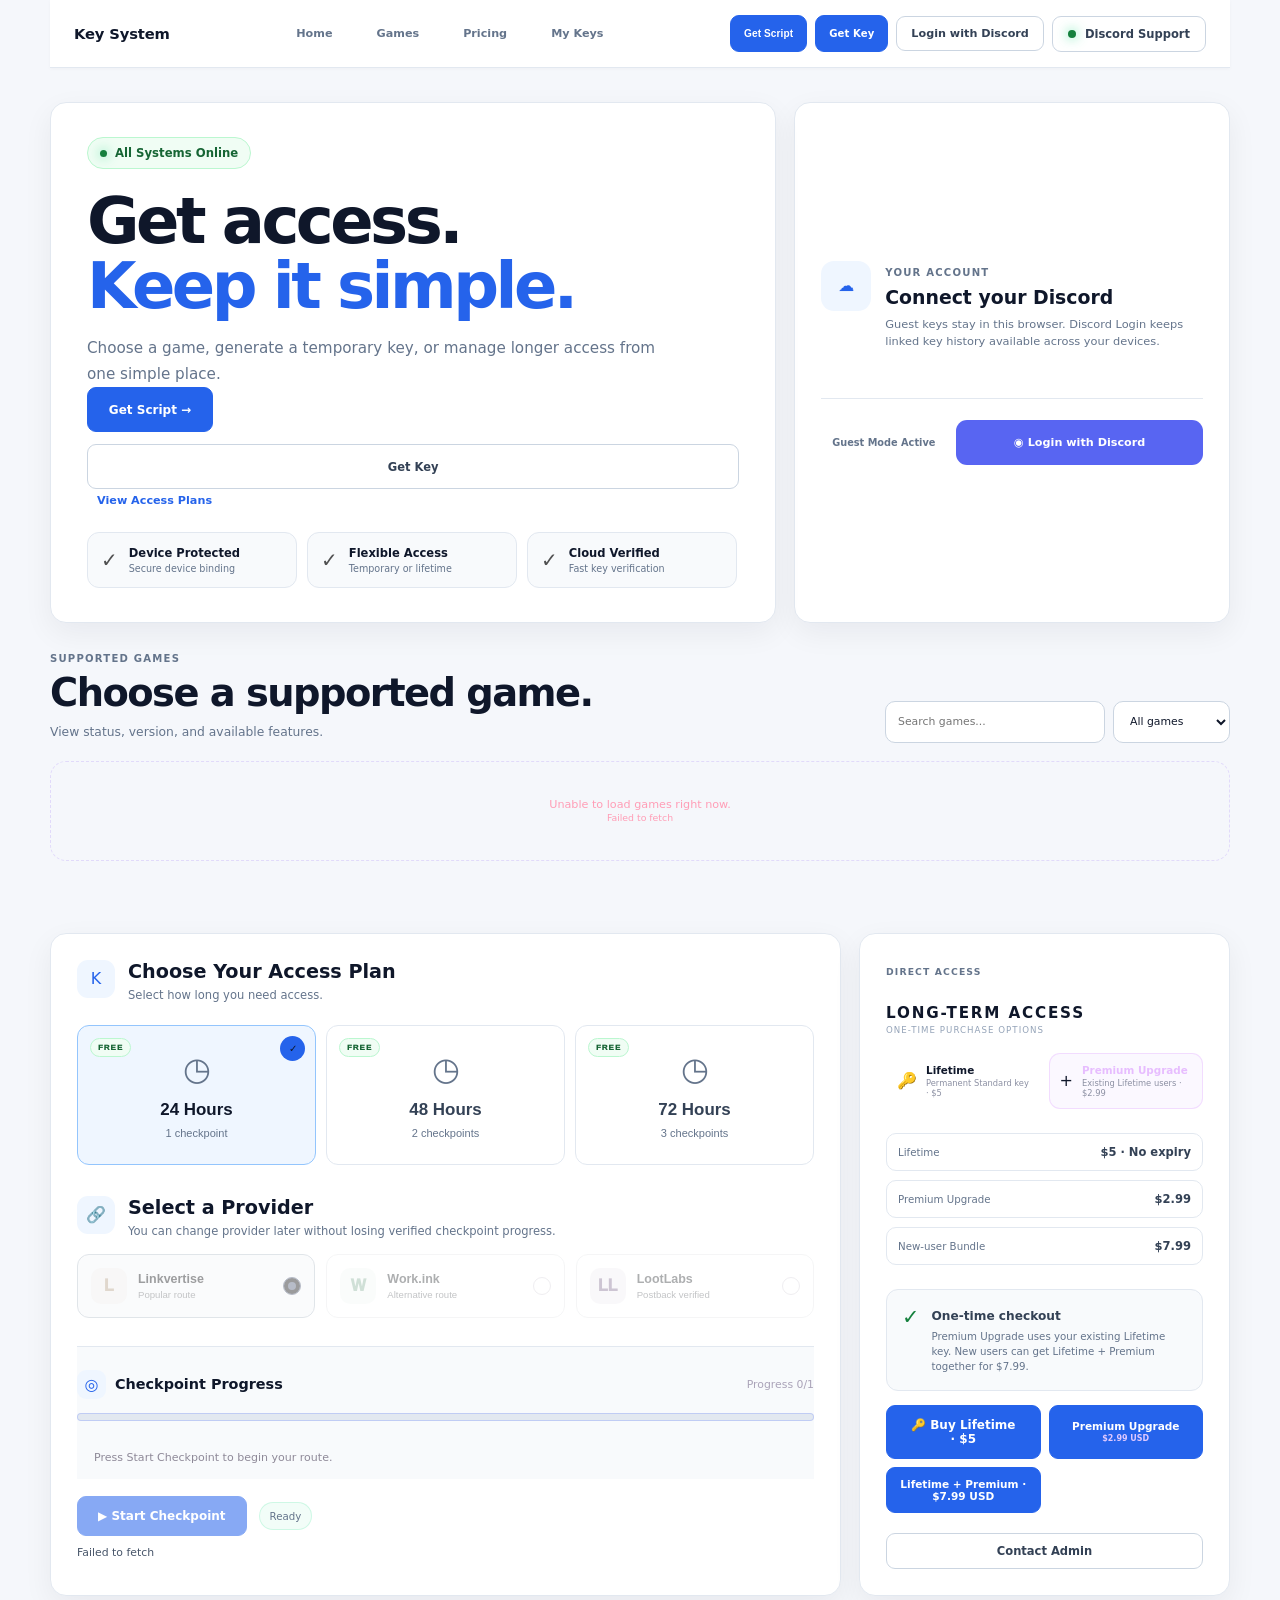
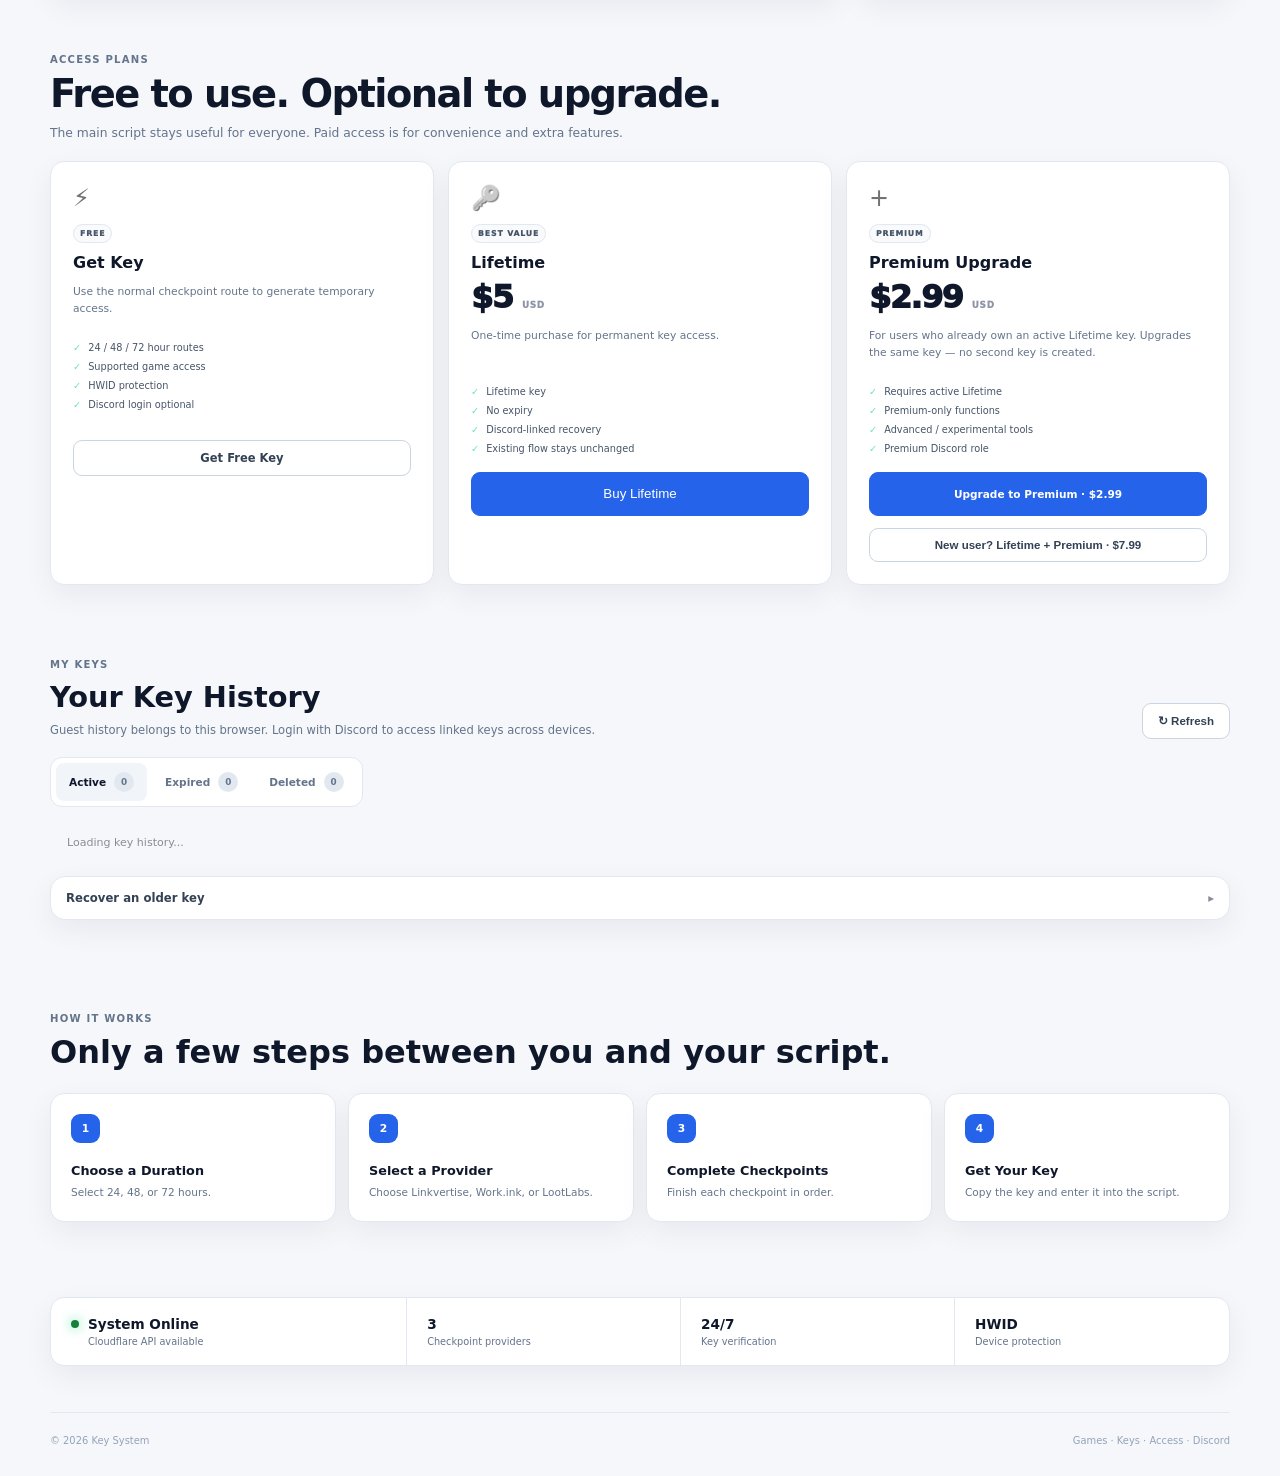
<file: index.html>
<!doctype html>
<html lang="en">
<head>
  <meta charset="utf-8">
  <meta name="viewport" content="width=device-width,initial-scale=1">
  <meta name="theme-color" content="#f5f7fb">
  <meta name="description" content="Simple key access portal with checkpoint providers, account linking, and access plans.">
  <title>Key System</title>
  <link rel="stylesheet" href="styles.css?v=3.14.0">
  <link rel="stylesheet" href="discord-login.css?v=3.13.1">
  <link rel="stylesheet" href="purple-dashboard.css?v=3.17.0">
  <link rel="stylesheet" href="game-premium.css?v=3.24.0">
  <link rel="stylesheet" href="clean-ui.css?v=1.0.0">
</head>
<body>
  <div class="page-glow glow-a"></div>
  <div class="page-glow glow-b"></div>
  <div class="grid-overlay"></div>

  <header class="topbar shell">
    <a class="brand" href="#home" aria-label="Key System home">
      <span><strong>Key System</strong></span>
    </a>
    <nav aria-label="Main navigation">
      <a href="#home">Home</a>
      <a href="#games">Games</a>
      <a href="#pricing">Pricing</a>
      <a href="#my-keys">My Keys</a>
    </nav>
    <div class="topbar-actions">
      <button id="topGetScriptBtn" class="topbar-script-button" type="button">Get Script</button>
      <a class="topbar-key-button" href="#get-key">Get Key</a>
      <button id="topLoginBtn" class="discord-login-mini" type="button">Login with Discord</button>
      <a id="supportLink" class="support-button" target="_blank" rel="noopener noreferrer"><span class="status-dot"></span> Discord Support</a>
    </div>
  </header>

  <main>
    <div class="dashboard-intro shell">
    <section id="home" class="hero">
      <div class="hero-copy">
        <div id="globalMaintenancePill" class="pill"><span class="status-dot"></span> All Systems Online</div>
        <h1>Get access.<br><span class="gradient-word">Keep it simple.</span></h1>
        <p>Choose a game, generate a temporary key, or manage longer access from one simple place.</p>
        <div class="hero-actions"><button id="heroGetScriptBtn" class="primary-button hero-cta" type="button">Get Script <span>→</span></button><a class="secondary-button hero-cta" href="#get-key">Get Key</a><a class="text-button" href="#pricing">View Access Plans</a></div>
        <div class="hero-badges">
          <article><span>✓</span><div><strong>Device Protected</strong><small>Secure device binding</small></div></article>
          <article><span>✓</span><div><strong>Flexible Access</strong><small>Temporary or lifetime</small></div></article>
          <article><span>✓</span><div><strong>Cloud Verified</strong><small>Fast key verification</small></div></article>
        </div>
      </div>
      <div class="hero-mark" aria-hidden="true">
        <div class="mark-ring ring-one"></div>
        <div class="mark-ring ring-two"></div>
        <img src="assets/airesz-mark.png" alt="">
      </div>
    </section>

    <section class="identity-gateway" aria-labelledby="identityTitle">
      <div class="identity-copy">
        <span class="identity-icon">☁</span>
        <div><span class="section-label">YOUR ACCOUNT</span><h2 id="identityTitle">Connect your Discord</h2><p id="identityDescription">Guest keys stay in this browser. Discord Login keeps linked key history available across your devices.</p></div>
      </div>
      <div id="identityGuest" class="identity-actions">
        <span class="guest-badge">Guest Mode Active</span>
        <button id="discordLoginBtn" class="discord-login-button" type="button"><span>◉</span> Login with Discord</button>
      </div>
      <div id="identityUser" class="identity-user hidden">
        <img id="discordAvatar" alt="Discord avatar">
        <div><strong id="discordUsername">Discord User</strong><span>Discord account connected</span></div>
        <button id="discordLogoutBtn" class="secondary-button" type="button">Logout</button>
        <button id="discordLogoutAllBtn" class="secondary-button" type="button">Logout All Devices</button>
      </div>
    </section>
    </div>


    <section id="games" class="games-section shell">
      <div class="section-kicker-row"><div><div class="section-label">SUPPORTED GAMES</div><h2>Choose a supported game.</h2><p>View status, version, and available features.</p></div><div class="games-tools"><input id="gameSearch" type="search" placeholder="Search games..." autocomplete="off"><select id="gameFilter"><option value="all">All games</option><option value="online">Online</option><option value="maintenance">Maintenance</option></select></div></div>
      <div id="gamesGrid" class="games-grid"><div class="game-loading">Loading supported games…</div></div>
    </section>

    <section id="get-key" class="key-builder shell">
      <article class="builder-card">
        <div class="card-heading">
          <span class="heading-icon">K</span>
          <div><h2>Choose Your Access Plan</h2><p>Select how long you need access.</p></div>
        </div>

        <div class="plans" role="group" aria-label="Access duration">
          <button class="plan active" data-plan="24H" type="button">
            <span class="plan-check">✓</span><span class="free-badge">FREE</span><span class="plan-icon">◷</span><strong>24 Hours</strong><small>1 checkpoint</small>
          </button>
          <button class="plan" data-plan="48H" type="button">
            <span class="plan-check">✓</span><span class="free-badge">FREE</span><span class="plan-icon">◷</span><strong>48 Hours</strong><small>2 checkpoints</small>
          </button>
          <button class="plan" data-plan="72H" type="button">
            <span class="plan-check">✓</span><span class="free-badge">FREE</span><span class="plan-icon">◷</span><strong>72 Hours</strong><small>3 checkpoints</small>
          </button>
        </div>

        <div class="card-heading provider-heading">
          <span class="heading-icon">🔗</span>
          <div><h2>Select a Provider</h2><p>You can change provider later without losing verified checkpoint progress.</p></div>
        </div>

        <div class="providers" role="group" aria-label="Checkpoint provider">
          <button class="provider active" data-provider="linkvertise" type="button">
            <span class="provider-logo lv">L</span><span><strong>Linkvertise</strong><small>Popular route</small></span><i></i>
          </button>
          <button class="provider" data-provider="workink" type="button">
            <span class="provider-logo wi">W</span><span><strong>Work.ink</strong><small>Alternative route</small></span><i></i>
          </button>
          <button class="provider" data-provider="lootlabs" type="button">
            <span class="provider-logo ll">LL</span><span><strong>LootLabs</strong><small>Postback verified</small></span><i></i>
          </button>
        </div>

        <div class="progress-section">
          <div class="progress-title"><div><span class="heading-icon small">◎</span><strong>Checkpoint Progress</strong></div><span id="progressText">Progress 0/1</span></div>
          <div class="progress-track"><span id="progressBar"></span></div>
          <div id="steps" class="steps"><div class="empty-state">Press Start Checkpoint to begin your route.</div></div>
        </div>

        <div class="builder-actions">
          <button id="startBtn" class="primary-button" type="button"><span>▶</span> Start Checkpoint</button>
          <button id="cancelBtn" class="danger-button hidden" type="button"><span>×</span> Cancel / Change Provider</button>
          <span id="routeState" class="route-state">Ready</span>
        </div>
        <p id="message" class="message" aria-live="polite"></p>

        <div id="keyBox" class="key-box hidden">
          <div><span>YOUR ACCESS KEY</span><small id="expiryText"></small></div>
          <div class="key-row"><code id="keyOutput"></code><button id="copyBtn" type="button">Copy</button></div>
        </div>
      </article>

      <aside class="info-card access-stack">
        <div class="lifetime-kicker">DIRECT ACCESS</div>
        <div class="mini-brand"><div><strong>LONG-TERM ACCESS</strong><span>ONE-TIME PURCHASE OPTIONS</span></div></div>
        <div class="access-mini-grid">
          <article class="access-mini lifetime-mini"><span>🔑</span><div><strong>Lifetime</strong><small>Permanent Standard key · $5</small></div></article>
          <article class="access-mini premium-mini"><span>+</span><div><strong>Premium Upgrade</strong><small>Existing Lifetime users · $2.99</small></div></article>
        </div>
        <div class="route-summary">
          <div><span>Lifetime</span><strong>$5 · No expiry</strong></div>
          <div><span>Premium Upgrade</span><strong>$2.99</strong></div>
          <div><span>New-user Bundle</span><strong>$7.99</strong></div>
        </div>
        <div class="manual-sale">
          <span>✓</span><div><strong>One-time checkout</strong><p>Premium Upgrade uses your existing Lifetime key. New users can get Lifetime + Premium together for $7.99.</p></div>
        </div>
        <div class="lifetime-actions pricing-actions">
          <button id="buyLifetimeBtn" class="primary-button lifetime-buy-button" data-product="LIFETIME" type="button">🔑 Buy Lifetime · $5</button>
          <button id="buyPremiumBtn" class="premium-buy-button" data-product="PREMIUM" type="button">Premium Upgrade <small>$2.99 USD</small></button>
          <button class="premium-buy-button" data-product="BUNDLE" type="button">Lifetime + Premium · $7.99 USD</button>
          <a id="manualSupportLink" class="secondary-button" target="_blank" rel="noopener noreferrer">Contact Admin</a>
        </div>
      </aside>
    </section>


    <section id="pricing" class="pricing-section shell">
      <div class="section-label">ACCESS PLANS</div>
      <div class="pricing-head"><div><h2>Free to use. Optional to upgrade.</h2><p>The main script stays useful for everyone. Paid access is for convenience and extra features.</p></div></div>
      <div class="pricing-grid">
        <article class="pricing-card free-card"><div class="pricing-icon">⚡</div><span class="pricing-badge">FREE</span><h3>Get Key</h3><p>Use the normal checkpoint route to generate temporary access.</p><ul><li>24 / 48 / 72 hour routes</li><li>Supported game access</li><li>HWID protection</li><li>Discord login optional</li></ul><a class="secondary-button" href="#get-key">Get Free Key</a></article>
        <article class="pricing-card lifetime-card"><div class="pricing-icon">🔑</div><span class="pricing-badge">BEST VALUE</span><h3>Lifetime</h3><div class="pricing-price">$5 <small>USD</small></div><p>One-time purchase for permanent key access.</p><ul><li>Lifetime key</li><li>No expiry</li><li>Discord-linked recovery</li><li>Existing flow stays unchanged</li></ul><button class="lifetime-buy-button" data-product="LIFETIME" type="button">Buy Lifetime</button></article>
        <article class="pricing-card premium-card"><div class="pricing-icon">+</div><span class="pricing-badge premium-badge">PREMIUM</span><h3>Premium Upgrade</h3><div id="premiumPrice" class="pricing-price">$2.99 <small>USD</small></div><p>For users who already own an active Lifetime key. Upgrades the same key — no second key is created.</p><ul><li>Requires active Lifetime</li><li>Premium-only functions</li><li>Advanced / experimental tools</li><li>Premium Discord role</li></ul><button id="pricingPremiumBtn" class="premium-buy-button" data-product="PREMIUM" type="button">Upgrade to Premium · $2.99</button><button class="secondary-button" data-product="BUNDLE" type="button">New user? Lifetime + Premium · $7.99</button></article>
      </div>
    </section>
    <div id="gameModal" class="game-modal hidden" aria-hidden="true">
      <div class="game-modal-backdrop" data-close-game-modal></div>
      <article class="game-modal-card" role="dialog" aria-modal="true" aria-labelledby="gameModalTitle">
        <button id="closeGameModal" class="game-modal-close" type="button" aria-label="Close">×</button>
        <div class="game-modal-banner"><img id="gameModalImage" src="assets/airesz-mark.png" alt=""><span id="gameModalStatus" class="game-status online"><i></i>Supported</span></div>
        <div class="game-modal-content">
          <div class="game-modal-head"><div><span class="game-place">Roblox Game</span><h2 id="gameModalTitle">Game</h2></div><span id="gameModalVersion" class="game-version">Ready</span></div>
          <p id="gameModalDescription" class="game-modal-description">Script access is available for this game.</p>
          <div id="gameModalFeatures" class="game-modal-features"></div>
          <div class="game-modal-actions">
            <button id="gameModalScriptBtn" class="primary-button" type="button">Copy Get Script</button>
            <button id="gameModalKeyBtn" class="secondary-button" type="button">Get Key</button>
          </div>
          <div id="gameModalNotice" class="game-modal-notice" aria-live="polite"></div>
        </div>
      </article>
    </div>

    <section id="my-keys" class="my-keys shell">
      <div class="section-label">MY KEYS</div>
      <div class="my-keys-heading"><div><h2>Your Key History</h2><p id="keyHistoryDescription">Guest history belongs to this browser. Login with Discord to access linked keys across devices.</p></div><button id="refreshMyKeysBtn" class="secondary-button refresh-my-keys" type="button">↻ Refresh</button></div>
      <div class="key-history-tabs" role="tablist" aria-label="Key history status">
        <button class="key-history-tab active" data-history-tab="active" type="button" role="tab" aria-selected="true">Active <span id="activeKeyCount">0</span></button>
        <button class="key-history-tab" data-history-tab="expired" type="button" role="tab" aria-selected="false">Expired <span id="expiredKeyCount">0</span></button>
        <button class="key-history-tab" data-history-tab="deleted" type="button" role="tab" aria-selected="false">Deleted <span id="deletedKeyCount">0</span></button>
      </div>
      <div id="myKeysList" class="my-keys-list"><div class="empty-state">Loading key history...</div></div>
      <details class="recover-key-card">
        <summary><span>Recover an older key</span><span class="recover-chevron">▸</span></summary>
        <div class="recover-key-body">
          <p>After a phone/browser reset, enter a key you already generated. We will restore it to this device and show its current status.</p>
          <div class="recover-row"><input id="recoverKeyInput" type="text" autocomplete="off" spellcheck="false" placeholder="AIRESZ-72H-XXXX-XXXX"><button id="recoverKeyBtn" class="primary-button" type="button">Recover Key</button></div>
          <div id="recoverKeyResult" class="recover-key-result" hidden></div>
        </div>
      </details>
    </section>

    <section id="how-it-works" class="how shell">
      <div class="section-label">HOW IT WORKS</div>
      <h2>Only a few steps between you and your script.</h2>
      <div class="how-grid">
        <article><span>1</span><strong>Choose a Duration</strong><p>Select 24, 48, or 72 hours.</p></article>
        <article><span>2</span><strong>Select a Provider</strong><p>Choose Linkvertise, Work.ink, or LootLabs.</p></article>
        <article><span>3</span><strong>Complete Checkpoints</strong><p>Finish each checkpoint in order.</p></article>
        <article><span>4</span><strong>Get Your Key</strong><p>Copy the key and enter it into the script.</p></article>
      </div>
    </section>

    <div id="maintenanceBanner" class="maintenance-banner shell hidden"><strong>System maintenance</strong><span id="maintenanceBannerMessage">Existing key time is paused and will resume automatically when service is restored.</span></div>

    <section id="status" class="status-strip shell">
      <div><span class="status-dot"></span><strong>System Online</strong><small>Cloudflare API available</small></div>
      <div><strong>3</strong><small>Checkpoint providers</small></div>
      <div><strong>24/7</strong><small>Key verification</small></div>
      <div><strong>HWID</strong><small>Device protection</small></div>
    </section>
  </main>

  <footer class="shell"><span>© 2026 Key System</span><span>Games · Keys · Access · Discord</span></footer>

  <script>
    // Linkvertise can return to this fixed GitHub Pages target with ?hash=... .
    // Forward before loading cached application JS so Android checkpoint returns
    // can never be skipped by a stale app.js response.
    (() => {
      const proof = new URLSearchParams(location.search).get("hash") || "";
      if (/^[A-Za-z0-9]{64}$/.test(proof)) {
        location.replace("https://airesz-key-api.airesz-key-system.workers.dev/api/provider/linkvertise/callback?hash=" + encodeURIComponent(proof));
      }
    })();
  </script>
  <script src="config.js?v=3.16.0"></script>
  <script src="app.js?v=3.25.0"></script>
</body>
</html>
</file>
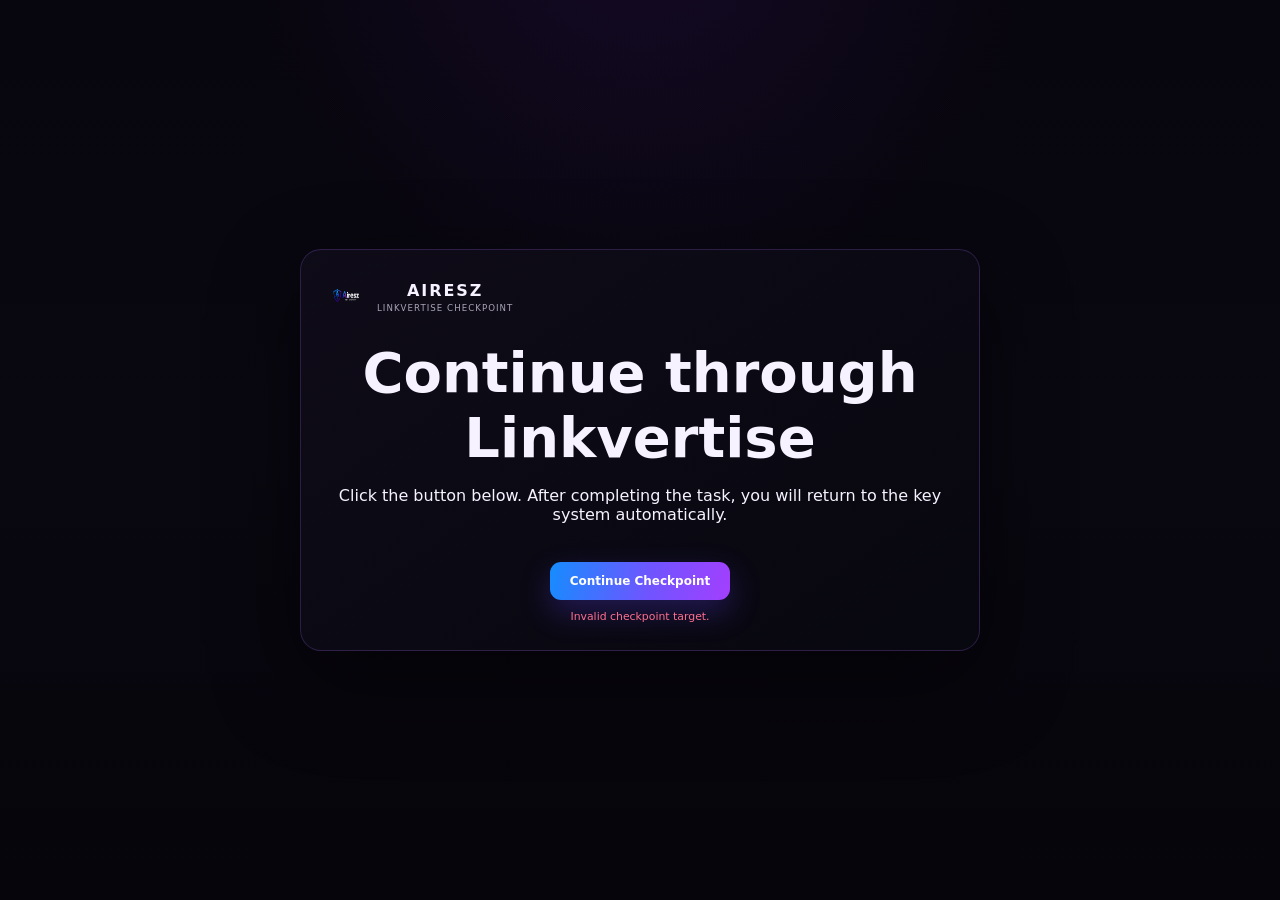
<file: linkvertise.html>
<!doctype html>
<html lang="en">
<head>
  <meta charset="utf-8">
  <meta name="viewport" content="width=device-width,initial-scale=1">
  <meta name="robots" content="noindex,nofollow">
  <title>Airesz · Linkvertise Checkpoint</title>
  <link rel="stylesheet" href="styles.css?v=3.5.4">

</head>
<body>
  <main class="linkvertise-bridge shell">
    <article class="builder-card bridge-card">
      <div class="mini-brand"><img src="assets/airesz-mark.png" alt=""><div><strong>AIRESZ</strong><span>LINKVERTISE CHECKPOINT</span></div></div>
      <h1>Continue through Linkvertise</h1>
      <p>Click the button below. After completing the task, you will return to the key system automatically.</p>
      <a id="continueLink" class="primary-button">Continue Checkpoint</a>
      <p id="bridgeMessage" class="message"></p>
    </article>
  </main>
  <script>
    const params = new URLSearchParams(location.search);
    const target = params.get("target");
    const link = document.getElementById("continueLink");
    const message = document.getElementById("bridgeMessage");
    try {
      const url = new URL(target);
      if (url.protocol !== "https:" || !url.pathname.includes("/api/provider/linkvertise/callback")) throw new Error();
      link.href = url.toString();
    } catch {
      link.removeAttribute("href");
      link.setAttribute("aria-disabled", "true");
      message.textContent = "Invalid checkpoint target.";
    }
  </script>

  <!--
    The checkpoint href is created dynamically above. Load and initialize
    Full Script only after that href exists so Linkvertise can convert it.
  -->
  <!-- LINKVERTISE FULL SCRIPT START -->
  <script src="https://publisher.linkvertise.com/cdn/linkvertise.js"></script>
  <script>
    if (link.hasAttribute("href")) {
      if (typeof window.linkvertise === "function") {
        try {
          window.linkvertise(464933, { whitelist: [], blacklist: [] });
        } catch {
          link.removeAttribute("href");
          link.setAttribute("aria-disabled", "true");
          message.textContent = "Linkvertise could not initialize. Disable your ad blocker and reload this page.";
        }
      } else {
        link.removeAttribute("href");
        link.setAttribute("aria-disabled", "true");
        message.textContent = "Linkvertise was blocked. Disable your ad blocker and reload this page.";
      }
    }
  </script>
  <!-- LINKVERTISE FULL SCRIPT END -->
</body>
</html>
</file>
<file: styles.css>
:root{color-scheme:dark;--bg:#07050d;--panel:#0d0b16;--panel-2:#12101e;--line:rgba(172,106,255,.22);--line-strong:rgba(172,106,255,.58);--text:#f7f2ff;--muted:#aaa4b8;--purple:#9a4dff;--violet:#6f55ff;--pink:#d870ff;--blue:#2f83ff;--green:#28dd8b;--orange:#ff8a26;--danger:#ff597a;--shadow:0 30px 90px rgba(0,0,0,.48)}*{box-sizing:border-box}html{scroll-behavior:smooth}body{margin:0;min-height:100vh;background:radial-gradient(circle at 50% -10%,rgba(86,34,154,.18),transparent 34%),linear-gradient(180deg,#07050d 0%,#090710 48%,#06050b 100%);color:var(--text);font-family:Inter,ui-sans-serif,system-ui,-apple-system,"Segoe UI",sans-serif;overflow-x:hidden}.shell{width:min(1220px,calc(100% - 40px));margin-inline:auto}.page-glow{position:fixed;border-radius:50%;filter:blur(120px);pointer-events:none;opacity:.17}.glow-a{width:520px;height:520px;background:#6d22d9;top:-260px;right:-180px}.glow-b{width:430px;height:430px;background:#253cff;bottom:-260px;left:-180px}.grid-overlay{position:fixed;inset:0;pointer-events:none;opacity:.12;background-image:linear-gradient(rgba(255,255,255,.022) 1px,transparent 1px),linear-gradient(90deg,rgba(255,255,255,.022) 1px,transparent 1px);background-size:46px 46px;mask-image:linear-gradient(to bottom,black,transparent 78%)}.topbar{height:76px;display:flex;align-items:center;justify-content:space-between;gap:28px;position:relative;z-index:5;border-bottom:1px solid rgba(255,255,255,.03)}.brand{display:flex;align-items:center;gap:11px;color:#fff;text-decoration:none}.brand img{width:42px;height:42px;border-radius:13px;object-fit:cover;box-shadow:0 0 25px rgba(154,77,255,.26)}.brand strong,.brand small{display:block}.brand strong{letter-spacing:.13em;font-size:1rem}.brand small{font-size:.56rem;letter-spacing:.17em;color:#9d95ad;margin-top:3px}.topbar nav{display:flex;align-items:center;gap:30px}.topbar nav a{position:relative;color:#b7b0c3;text-decoration:none;font-size:.8rem;font-weight:700;padding:27px 0}.topbar nav a:hover,.topbar nav a.active{color:#fff}.topbar nav a.active:after{content:"";position:absolute;left:0;right:0;bottom:0;height:2px;background:linear-gradient(90deg,var(--purple),var(--blue));box-shadow:0 0 14px var(--purple)}.support-button,.secondary-button{display:inline-flex;align-items:center;justify-content:center;gap:9px;border:1px solid var(--line);background:rgba(255,255,255,.025);color:#ebe5f5;text-decoration:none;border-radius:12px;padding:10px 15px;font-size:.72rem;font-weight:800;transition:.2s}.support-button:hover,.secondary-button:hover{border-color:var(--line-strong);background:rgba(154,77,255,.08)}.status-dot{width:8px;height:8px;border-radius:50%;background:var(--green);box-shadow:0 0 12px rgba(40,221,139,.8)}main{position:relative;z-index:1}.hero{min-height:520px;display:grid;grid-template-columns:1.15fr .85fr;align-items:center;padding:72px 0 54px}.hero-copy{max-width:690px}.pill{display:inline-flex;align-items:center;gap:8px;border:1px solid rgba(70,137,255,.26);background:rgba(36,88,170,.08);border-radius:9px;padding:8px 12px;color:#4ea5ff;font-size:.73rem;font-weight:800}.hero h1{font-size:clamp(3.2rem,6.6vw,6rem);line-height:1.04;letter-spacing:-.058em;margin:22px 0 20px;overflow:visible}.hero h1 .gradient-word{display:inline-block;position:relative;color:#7c5cff;background:linear-gradient(95deg,#2988ff 15%,#894fff 58%,#da58ff);-webkit-background-clip:text;background-clip:text;-webkit-text-fill-color:transparent;-webkit-box-decoration-break:clone;box-decoration-break:clone;padding-right:.1em;padding-bottom:.035em;margin-right:-.1em;overflow:visible}.hero-copy>p{max-width:620px;color:#bab3c5;font-size:1.05rem;line-height:1.75;margin:0}.hero-badges{display:grid;grid-template-columns:repeat(3,1fr);gap:12px;margin-top:30px}.hero-badges article{display:flex;align-items:center;gap:11px;padding:13px;border:1px solid rgba(122,102,230,.2);border-radius:12px;background:rgba(16,14,26,.65)}.hero-badges article>span{font-size:1.25rem}.hero-badges strong,.hero-badges small{display:block}.hero-badges strong{font-size:.72rem}.hero-badges small{font-size:.6rem;color:var(--muted);margin-top:3px}.hero-mark{position:relative;min-height:340px;display:grid;place-items:center}.hero-mark img{width:min(280px,62vw);filter:drop-shadow(0 0 35px rgba(98,74,255,.42));animation:float 5s ease-in-out infinite}.mark-ring{position:absolute;border-radius:50%;border:1px solid rgba(112,75,255,.18)}.ring-one{width:330px;height:330px;animation:spin 18s linear infinite}.ring-two{width:250px;height:250px;border-style:dashed;animation:spin 14s linear infinite reverse}@keyframes float{50%{transform:translateY(-10px)}}@keyframes spin{to{transform:rotate(360deg)}}.key-builder{display:grid;grid-template-columns:minmax(0,1.5fr) minmax(300px,.62fr);gap:18px;padding-bottom:70px}.builder-card,.info-card{border:1px solid var(--line);background:linear-gradient(145deg,rgba(15,12,25,.96),rgba(8,8,16,.95));border-radius:21px;box-shadow:var(--shadow);backdrop-filter:blur(18px)}.builder-card{padding:27px}.info-card{padding:25px;position:relative;overflow:hidden}.info-card:after{content:"";position:absolute;width:260px;height:260px;border-radius:50%;background:#5422a8;filter:blur(90px);opacity:.14;right:-150px;bottom:-130px;pointer-events:none}.card-heading{display:flex;gap:13px;align-items:flex-start}.heading-icon{width:38px;height:38px;border-radius:11px;display:grid;place-items:center;color:#ae6aff;background:rgba(154,77,255,.12);box-shadow:inset 0 0 0 1px rgba(170,106,255,.12)}.heading-icon.small{width:29px;height:29px;border-radius:9px}.card-heading h2,.card-heading p{margin:0}.card-heading h2{font-size:1.08rem}.card-heading p{color:var(--muted);font-size:.72rem;margin-top:5px}.plans{display:grid;grid-template-columns:repeat(3,1fr);gap:11px;margin:19px 0 31px}.plan{position:relative;min-height:142px;border:1px solid rgba(169,111,255,.18);border-radius:13px;background:rgba(12,11,21,.78);color:#eee8f6;padding:19px 13px;text-align:center;cursor:pointer;transition:.2s}.plan:hover,.plan.active{border-color:#6f55ff;background:linear-gradient(145deg,rgba(24,37,91,.6),rgba(42,19,78,.5));box-shadow:0 0 0 2px rgba(111,85,255,.14),0 0 28px rgba(75,77,255,.16)}.plan-check{position:absolute;right:10px;top:10px;width:25px;height:25px;border-radius:50%;display:none;place-items:center;background:linear-gradient(145deg,#278cff,#6f55ff);font-size:.65rem}.plan.active .plan-check{display:grid}.plan-icon,.plan strong,.plan small{display:block}.plan-icon{color:#4e8eff;font-size:1.8rem;line-height:1}.plan strong{font-size:1rem;margin-top:15px}.plan small{font-size:.69rem;color:#b0a9bc;margin-top:7px}.provider-heading{margin-bottom:16px}.providers{display:grid;grid-template-columns:repeat(3,1fr);gap:11px}.provider{display:grid;grid-template-columns:auto 1fr auto;align-items:center;gap:11px;border:1px solid rgba(169,111,255,.17);border-radius:12px;background:rgba(12,11,21,.72);color:#eee8f6;padding:13px;text-align:left;cursor:pointer;transition:.2s}.provider:hover,.provider.active{border-color:rgba(151,82,255,.72);background:rgba(74,30,118,.15)}.provider-logo{width:36px;height:36px;border-radius:10px;display:grid;place-items:center;font-weight:950;font-size:1rem}.provider-logo.lv{color:#ff961f;background:rgba(255,132,20,.09)}.provider-logo.ll{color:#ba5dff;background:rgba(177,70,255,.1)}.provider-logo.wi{color:#20db77;background:rgba(32,219,119,.1)}.provider strong,.provider small{display:block}.provider strong{font-size:.78rem}.provider small{font-size:.6rem;color:var(--muted);margin-top:3px}.provider i{width:18px;height:18px;border-radius:50%;border:1px solid rgba(178,146,223,.42)}.provider.active i{box-shadow:inset 0 0 0 4px #12101e;background:#9a4dff;border-color:#9a4dff}.progress-section{margin-top:28px;padding-top:23px;border-top:1px solid rgba(255,255,255,.06)}.progress-title{display:flex;align-items:center;justify-content:space-between;gap:14px}.progress-title>div{display:flex;align-items:center;gap:9px}.progress-title strong{font-size:.9rem}.progress-title>span{font-size:.68rem;color:#aaa3b8}.progress-track{height:8px;border-radius:999px;background:#0a0a12;border:1px solid rgba(83,113,255,.24);overflow:hidden;margin:14px 0 15px}.progress-track span{display:block;height:100%;width:0;background:linear-gradient(90deg,#2087ff,#814dff,#c452ff);box-shadow:0 0 16px rgba(108,78,255,.8);transition:width .35s ease}.steps{display:grid;gap:9px}.empty-state{padding:15px 17px;border-radius:11px;background:rgba(255,255,255,.02);color:#8e8998;font-size:.69rem}.step{display:grid;grid-template-columns:auto 1fr auto;align-items:center;gap:11px;border:1px solid rgba(156,100,255,.12);background:rgba(255,255,255,.018);border-radius:11px;padding:11px}.step-index{width:30px;height:30px;border-radius:9px;display:grid;place-items:center;background:rgba(154,77,255,.12);color:#bc7aff;font-size:.68rem;font-weight:900}.step strong,.step small{display:block}.step strong{font-size:.72rem}.step small{font-size:.61rem;color:var(--muted);margin-top:3px}.step button{border:1px solid var(--line);background:rgba(255,255,255,.03);color:#eee7f7;border-radius:8px;padding:7px 10px;font-weight:800;font-size:.62rem;cursor:pointer}.step button:disabled{opacity:.42;cursor:not-allowed}.step.done{border-color:rgba(40,221,139,.22)}.step.done .step-index{color:var(--green);background:rgba(40,221,139,.09)}.builder-actions{display:flex;align-items:center;gap:12px;margin-top:17px}.primary-button{border:0;border-radius:11px;background:linear-gradient(100deg,#168cff,#6f55ff 55%,#a33fff);color:#fff;padding:12px 20px;font:inherit;font-size:.75rem;font-weight:900;cursor:pointer;box-shadow:0 12px 30px rgba(97,70,255,.28)}.primary-button:disabled{opacity:.55;cursor:not-allowed}.route-state{font-size:.64rem;padding:7px 10px;border-radius:999px;color:#36e49a;border:1px solid rgba(40,221,139,.18);background:rgba(40,221,139,.06)}.message{min-height:1.15em;margin:10px 0 0;color:#ff6f8f;font-size:.68rem}.key-box{margin-top:17px;border:1px solid rgba(40,221,139,.3);background:rgba(40,221,139,.045);border-radius:13px;padding:15px}.key-box.hidden{display:none}.key-box>div:first-child{display:flex;align-items:center;justify-content:space-between;gap:12px}.key-box span{font-size:.6rem;letter-spacing:.16em;color:var(--green);font-weight:900}.key-box small{font-size:.6rem;color:var(--muted)}.key-row{display:flex;align-items:center;gap:9px;margin-top:10px}.key-row code{flex:1;word-break:break-all;border:1px solid rgba(40,221,139,.14);background:#090d0c;border-radius:9px;padding:10px;color:#c6ffe7;font-size:.73rem}.key-row button{border:0;border-radius:8px;background:#d7ffea;color:#0b3925;padding:9px 11px;font-weight:900;cursor:pointer}.mini-brand{display:flex;align-items:center;gap:10px}.mini-brand img{width:39px;height:39px;border-radius:12px}.mini-brand strong,.mini-brand span{display:block}.mini-brand strong{letter-spacing:.12em}.mini-brand span{font-size:.54rem;color:var(--muted);letter-spacing:.12em;margin-top:3px}.info-card>h2{font-size:1.55rem;margin:27px 0 9px}.info-card>p{color:var(--muted);font-size:.75rem;line-height:1.65}.route-summary{display:grid;gap:9px;margin:24px 0}.route-summary>div{display:flex;align-items:center;justify-content:space-between;gap:12px;border:1px solid rgba(158,105,255,.13);border-radius:10px;background:rgba(255,255,255,.018);padding:11px}.route-summary span{font-size:.64rem;color:var(--muted)}.route-summary strong{font-size:.72rem}.manual-sale{display:flex;gap:12px;align-items:flex-start;margin-top:24px;padding:15px;border-radius:12px;border:1px solid rgba(194,91,255,.22);background:rgba(110,43,173,.08)}.manual-sale>span{font-size:1.3rem}.manual-sale strong{font-size:.76rem}.manual-sale p{font-size:.64rem;color:var(--muted);line-height:1.5;margin:5px 0 0}.secondary-button{width:100%;margin-top:12px}.how{padding:18px 0 75px}.section-label{font-size:.63rem;letter-spacing:.2em;color:#ad70ff;font-weight:900}.how>h2{font-size:2rem;margin:9px 0 22px}.how-grid{display:grid;grid-template-columns:repeat(4,1fr);gap:12px}.how-grid article{position:relative;border:1px solid rgba(159,100,255,.15);background:rgba(14,12,22,.7);border-radius:14px;padding:20px}.how-grid article>span{width:29px;height:29px;border-radius:9px;display:grid;place-items:center;background:linear-gradient(145deg,#6a4fff,#a346ff);font-size:.67rem;font-weight:900}.how-grid strong{display:block;font-size:.8rem;margin-top:20px}.how-grid p{font-size:.66rem;color:var(--muted);line-height:1.5;margin:7px 0 0}.status-strip{display:grid;grid-template-columns:1.3fr repeat(3,1fr);border:1px solid rgba(159,100,255,.15);background:rgba(12,10,19,.72);border-radius:15px;margin-bottom:46px}.status-strip>div{padding:18px 20px;border-right:1px solid rgba(255,255,255,.05)}.status-strip>div:last-child{border-right:0}.status-strip strong,.status-strip small{display:block}.status-strip strong{font-size:.85rem}.status-strip small{font-size:.61rem;color:var(--muted);margin-top:4px}.status-strip>div:first-child{display:grid;grid-template-columns:auto 1fr;column-gap:9px;align-items:center}.status-strip>div:first-child small{grid-column:2}footer{display:flex;justify-content:space-between;gap:20px;padding:22px 0 30px;border-top:1px solid rgba(255,255,255,.04);color:#797483;font-size:.62rem}@media(max-width:980px){.topbar nav{display:none}.hero{grid-template-columns:1fr;min-height:auto;padding-top:70px}.hero-mark{display:none}.key-builder{grid-template-columns:1fr}.info-card{order:-1}.how-grid{grid-template-columns:repeat(2,1fr)}}@media(max-width:700px){.shell{width:min(100% - 24px,1220px)}.support-button{font-size:0;padding:10px}.support-button .status-dot{margin:0}.hero{padding:45px 0 38px}.hero h1{font-size:3.15rem}.hero-badges{grid-template-columns:1fr}.builder-card,.info-card{padding:18px;border-radius:16px}.plans,.providers{grid-template-columns:1fr}.plan{min-height:auto;display:grid;grid-template-columns:auto 1fr;column-gap:12px;text-align:left}.plan-icon{grid-row:1/3}.plan strong{margin-top:0}.plan small{margin-top:4px}.plan-check{right:12px;top:50%;transform:translateY(-50%)}.how-grid{grid-template-columns:1fr}.status-strip{grid-template-columns:1fr 1fr}.status-strip>div:nth-child(2){border-right:0}.status-strip>div{border-bottom:1px solid rgba(255,255,255,.05)}footer{flex-direction:column}.key-box>div:first-child,.key-row{align-items:flex-start;flex-direction:column}.key-row code,.key-row button{width:100%}}

.provider.unavailable{opacity:.42;filter:grayscale(.8);cursor:not-allowed}.linkvertise-bridge{min-height:100vh;display:grid;place-items:center;padding:40px 20px}.bridge-card{max-width:680px;text-align:center}.bridge-card .primary-button{display:inline-flex;text-decoration:none;margin-top:22px}.bridge-card h1{font-size:clamp(2rem,5vw,3.5rem);margin:24px 0 12px}

.hidden{display:none!important}.plan.session-locked,.provider.session-locked{opacity:.58;cursor:not-allowed}.danger-button{border:1px solid rgba(255,92,126,.32);border-radius:11px;background:rgba(255,64,106,.08);color:#ff8aa4;padding:11px 16px;font:inherit;font-size:.71rem;font-weight:900;cursor:pointer;transition:.2s}.danger-button:hover{background:rgba(255,64,106,.14);border-color:rgba(255,92,126,.58)}.danger-button:disabled{opacity:.5;cursor:not-allowed}@media(max-width:700px){.builder-actions{align-items:stretch;flex-direction:column}.builder-actions .primary-button,.builder-actions .danger-button{width:100%}.route-state{align-self:flex-start}}

.my-keys{padding:8px 0 75px}.my-keys-heading{display:flex;justify-content:space-between;align-items:flex-end;gap:20px;margin:10px 0 22px}.my-keys-heading h2{margin:0;font-size:2rem}.my-keys-heading p{margin:7px 0 0;color:var(--muted);font-size:.72rem;line-height:1.6}.refresh-my-keys{width:auto;margin:0}.my-keys-list{display:grid;gap:12px}.key-history-card{border:1px solid rgba(159,100,255,.16);border-radius:15px;background:rgba(14,12,22,.78);padding:17px}.key-history-card.active{border-color:rgba(40,221,139,.28)}.key-history-card.expiring{border-color:rgba(255,138,38,.30)}.key-history-card.hwid-mismatch{border-color:rgba(255,166,60,.34)}.key-history-card.expired,.key-history-card.revoked{border-color:rgba(255,89,122,.22)}.key-history-top{display:flex;justify-content:space-between;gap:15px;align-items:center}.key-history-top strong{display:block;font-size:.78rem;margin-top:8px}.key-history-time{font-size:.68rem;color:#c9c2d1}.key-state-pill{display:inline-flex;border-radius:999px;padding:5px 9px;font-size:.58rem;font-weight:900}.key-state-pill.active{background:rgba(40,221,139,.10);color:var(--green)}.key-state-pill.expiring{background:rgba(255,138,38,.10);color:var(--orange)}.key-state-pill.hwid-mismatch{background:rgba(255,166,60,.10);color:#ffb35b}.key-state-pill.expired,.key-state-pill.revoked,.key-state-pill.paused{background:rgba(255,89,122,.09);color:#ff7791}.key-history-card>code{display:block;margin-top:12px;padding:11px;border:1px solid rgba(255,255,255,.06);background:#09080e;border-radius:9px;color:#d9d3e3;font-size:.72rem;word-break:break-all}.key-history-meta{display:flex;flex-wrap:wrap;gap:16px;margin-top:10px;color:#8f899b;font-size:.61rem}.key-history-actions{display:flex;justify-content:flex-end;align-items:center;margin-top:12px}.key-history-action-group{display:flex;gap:8px;flex-wrap:wrap;justify-content:flex-end}.key-history-reset{border:1px solid rgba(159,100,255,.28);border-radius:8px;background:rgba(103,68,193,.10);color:#d5c8ff;padding:8px 12px;font-weight:900;font-size:.64rem;cursor:pointer}.key-history-reset:hover{background:rgba(103,68,193,.18);border-color:rgba(159,100,255,.45)}.key-history-reset:disabled{opacity:.55;cursor:wait}.key-history-copy{border:0;border-radius:8px;background:#d7ffea;color:#0b3925;padding:8px 12px;font-weight:900;font-size:.64rem;cursor:pointer}.key-history-note{font-size:.64rem;color:#aaa4b8}
.expired-history{border:1px solid rgba(255,89,122,.14);border-radius:15px;background:rgba(14,12,22,.55);overflow:hidden}.expired-history>summary{display:flex;align-items:center;justify-content:space-between;gap:10px;cursor:pointer;list-style:none;padding:13px 15px;color:#b8afc2;font-size:.7rem;font-weight:900}.expired-history>summary::-webkit-details-marker{display:none}.expired-history>summary::before{content:"▸";margin-right:8px;color:#8f899b;transition:transform .16s ease}.expired-history[open]>summary::before{transform:rotate(90deg)}.expired-history-count{display:inline-flex;align-items:center;justify-content:center;min-width:22px;height:22px;padding:0 7px;border-radius:999px;background:rgba(255,89,122,.09);color:#ff7791;font-size:.58rem}.expired-history-list{display:grid;gap:10px;padding:0 10px 10px}.expired-history-list .key-history-card{padding:14px;background:rgba(10,9,15,.72)}
.recover-key-card{margin-top:15px;border:1px solid rgba(159,100,255,.16);background:rgba(14,12,22,.7);border-radius:15px;overflow:hidden}.recover-key-card>summary{display:flex;align-items:center;justify-content:space-between;gap:10px;cursor:pointer;list-style:none;padding:14px 15px;color:#c9c1d2;font-size:.73rem;font-weight:900}.recover-key-card>summary::-webkit-details-marker{display:none}.recover-chevron{color:#8f899b;transition:transform .16s ease}.recover-key-card[open] .recover-chevron{transform:rotate(90deg)}.recover-key-body{padding:0 15px 15px}.recover-key-card p{font-size:.65rem;color:var(--muted);line-height:1.55;margin:0}.recover-row{display:flex;gap:9px;margin-top:14px}.recover-row input{flex:1;min-width:0;border:1px solid rgba(169,111,255,.18);background:#0a0910;color:#f5efff;border-radius:9px;padding:11px;font:inherit;font-size:.72rem}.recover-row .primary-button{white-space:nowrap}.recover-key-result{margin-top:12px;padding:14px;border:1px solid rgba(88,220,145,.16);border-radius:12px;background:rgba(10,18,15,.62)}.recover-result-head{display:flex;align-items:center;gap:8px;flex-wrap:wrap}.recover-result-head strong{font-size:.74rem}.recover-key-result code{display:block;margin-top:10px;padding:10px;border-radius:9px;background:#09080d;color:#f7f1ff;word-break:break-all;font-size:.68rem}.recover-result-meta{display:flex;gap:10px;flex-wrap:wrap;margin-top:9px;color:var(--muted);font-size:.6rem}.recover-copy-button{margin-top:10px}@media(max-width:700px){.my-keys-heading{align-items:flex-start;flex-direction:column}.recover-row{flex-direction:column}.recover-row .primary-button{width:100%}.key-history-top{align-items:flex-start;flex-direction:column}.refresh-my-keys{width:auto}}

.lifetime-actions{display:flex;gap:10px;flex-wrap:wrap;margin-top:14px}.lifetime-buy-button{min-height:44px;cursor:pointer}.lifetime-buy-button:disabled{opacity:.65;cursor:wait}


/* v6.3.17 game status labels: Online / Maintenance */
.reset-hwid-button{width:auto;min-width:130px;margin-top:0;white-space:nowrap}
.reset-hwid-button:disabled{opacity:.6;cursor:wait}
.airesz-toast{position:fixed;right:20px;bottom:20px;z-index:100;max-width:min(420px,calc(100vw - 40px));padding:12px 16px;border:1px solid rgba(40,221,139,.3);border-radius:12px;background:rgba(10,12,20,.96);box-shadow:0 18px 50px rgba(0,0,0,.45);color:#d8ffe9;font-size:.72rem;font-weight:800;opacity:0;transform:translateY(10px);pointer-events:none;transition:.2s}
.airesz-toast.show{opacity:1;transform:translateY(0)}
.airesz-toast.error{border-color:rgba(255,89,122,.35);color:#ffd8e1}



.maintenance-banner{margin:18px auto 0;padding:14px 18px;border:1px solid rgba(255,180,70,.28);border-radius:16px;background:rgba(120,75,10,.12);display:flex;gap:12px;align-items:center;justify-content:center;color:#f7d99c}.maintenance-banner.hidden{display:none}.maintenance-banner strong{font-weight:800}.maintenance-banner span{opacity:.82}.pill.is-maintenance{border-color:rgba(255,180,70,.45);color:#f7d99c}
</file>
<file: discord-login.css>
.topbar-actions { display:flex; align-items:center; gap:9px; }
.discord-login-mini,.discord-login-button { border:1px solid rgba(88,101,242,.55); background:linear-gradient(135deg,rgba(88,101,242,.25),rgba(111,85,255,.22)); color:#fff; border-radius:11px; padding:10px 14px; font:inherit; font-size:.7rem; font-weight:900; cursor:pointer; transition:.2s; }
.discord-login-mini:hover,.discord-login-button:hover { border-color:#7289ff; transform:translateY(-1px); }
.identity-gateway { display:flex; align-items:center; justify-content:space-between; gap:24px; margin-bottom:18px; padding:19px 22px; border:1px solid rgba(111,85,255,.24); border-radius:17px; background:linear-gradient(135deg,rgba(18,15,31,.95),rgba(28,25,58,.72)); box-shadow:0 18px 50px rgba(0,0,0,.25); }
.identity-copy { display:flex; align-items:center; gap:14px; }
.identity-icon { width:42px; height:42px; display:grid; place-items:center; flex:0 0 auto; border-radius:13px; color:#aeb8ff; background:rgba(88,101,242,.16); box-shadow:inset 0 0 0 1px rgba(120,130,255,.14); }
.identity-copy h2 { font-size:1rem; margin:4px 0; }
.identity-copy p { margin:0; color:var(--muted); font-size:.67rem; line-height:1.5; }
.identity-actions,.identity-user { display:flex; align-items:center; gap:10px; flex-shrink:0; }
.guest-badge { font-size:.61rem; font-weight:900; color:#b8b2c5; border:1px solid rgba(255,255,255,.09); border-radius:999px; padding:8px 10px; background:rgba(255,255,255,.025); }
.discord-login-button { background:linear-gradient(120deg,#5865f2,#784dff); padding:11px 16px; }
.identity-user img { width:39px; height:39px; border-radius:50%; object-fit:cover; background:#171522; }
.identity-user strong,.identity-user span { display:block; }
.identity-user strong { font-size:.75rem; }
.identity-user span { margin-top:3px; color:var(--green); font-size:.58rem; }
.identity-user .secondary-button { width:auto; margin:0; padding:8px 11px; }
.key-history-card.giveaway { box-shadow:inset 3px 0 #9b59ff; }
@media(max-width:850px) { .discord-login-mini{display:none}.identity-gateway{align-items:flex-start;flex-direction:column}.identity-actions,.identity-user{width:100%;justify-content:space-between} }
@media(max-width:520px) { .identity-copy{align-items:flex-start}.identity-actions{align-items:stretch;flex-direction:column}.discord-login-button{width:100%} }
</file>
<file: purple-dashboard.css>
:root {
  --bg: #050711;
  --panel: #0a0d19;
  --panel-2: #101426;
  --line: rgba(142, 91, 255, .25);
  --line-strong: rgba(158, 99, 255, .72);
  --purple: #8b5cf6;
  --violet: #6d4aff;
  --pink: #c96cff;
  --blue: #3b82f6;
  --gold: #f4bb45;
  --gold-soft: #ffe6a5;
  --text: #f8f7ff;
  --muted: #989db2;
  --shadow: 0 24px 80px rgba(0, 0, 0, .42);
}

body {
  background:
    radial-gradient(circle at 82% 9%, rgba(83, 44, 190, .25), transparent 27rem),
    radial-gradient(circle at 57% 30%, rgba(35, 83, 218, .13), transparent 28rem),
    linear-gradient(180deg, #050711 0%, #070914 48%, #050710 100%);
}

.grid-overlay {
  opacity: .08;
  background-size: 58px 58px;
}

.page-glow { opacity: .13; }
.glow-a { background: #7134dc; }
.glow-b { background: #2446d8; }

.shell { width: min(1320px, calc(100% - 48px)); }

.topbar {
  height: 82px;
  position: sticky;
  top: 0;
  z-index: 20;
  width: 100%;
  max-width: none;
  padding-inline: max(24px, calc((100% - 1320px) / 2));
  background: rgba(5, 7, 17, .78);
  border-bottom: 1px solid rgba(255, 255, 255, .07);
  backdrop-filter: blur(20px);
}

.brand img {
  width: 44px;
  height: 44px;
  border-radius: 11px;
  box-shadow: 0 0 28px rgba(130, 82, 255, .35);
}

.brand strong { font-size: 1.05rem; letter-spacing: .08em; }
.brand small { color: #8f92a5; }
.topbar nav { gap: 38px; }
.topbar nav a { color: #9ca0b1; font-size: .76rem; padding-block: 30px; }
.topbar nav a:hover { color: #fff; }
.topbar nav a::after {
  content: "";
  position: absolute;
  left: 50%;
  right: 50%;
  bottom: 0;
  height: 2px;
  background: linear-gradient(90deg, var(--violet), var(--pink));
  transition: .2s;
}
.topbar nav a:hover::after { left: 0; right: 0; }

.support-button,
.secondary-button {
  border-color: rgba(143, 102, 231, .27);
  background: rgba(255, 255, 255, .025);
}

.dashboard-intro {
  display: grid;
  grid-template-columns: minmax(0, 1.15fr) minmax(360px, .85fr);
  gap: 22px;
  align-items: stretch;
  padding: 62px 0 24px;
}

.hero {
  min-height: 330px;
  display: block;
  position: relative;
  overflow: hidden;
  padding: 38px 42px;
  border: 1px solid rgba(143, 92, 255, .2);
  border-radius: 22px;
  background:
    linear-gradient(112deg, rgba(10, 13, 27, .98) 20%, rgba(15, 17, 40, .88)),
    radial-gradient(circle at 75% 45%, rgba(98, 58, 255, .22), transparent 35%);
  box-shadow: var(--shadow);
}

.hero::after {
  content: "";
  position: absolute;
  width: 340px;
  height: 340px;
  right: -80px;
  top: -80px;
  border-radius: 50%;
  background: radial-gradient(circle, rgba(106, 66, 255, .26), rgba(43, 92, 255, .08) 35%, transparent 70%);
  filter: blur(8px);
}

.hero-copy { position: relative; z-index: 2; max-width: 650px; }
.hero .pill {
  color: #65eca9;
  background: rgba(29, 201, 120, .07);
  border-color: rgba(50, 220, 143, .2);
  border-radius: 999px;
}
.hero .pill .status-dot { width: 7px; height: 7px; }
.hero h1 {
  font-size: clamp(3rem, 5vw, 5.1rem);
  line-height: .98;
  margin: 24px 0 19px;
  letter-spacing: -.06em;
}
.hero-copy > p { max-width: 590px; color: #a7aabd; font-size: .95rem; line-height: 1.7; }
.hero-badges { grid-template-columns: repeat(3, minmax(0, 1fr)); max-width: 650px; margin-top: 27px; }
.hero-badges article {
  background: rgba(8, 10, 20, .58);
  border-color: rgba(139, 92, 246, .15);
}
.hero-mark { position: absolute; right: -32px; bottom: -50px; min-height: 0; opacity: .12; }
.hero-mark img { width: 260px; animation: none; }
.hero-mark .mark-ring { display: none; }

.identity-gateway {
  min-width: 0;
  margin: 0;
  padding: 28px;
  align-items: flex-start;
  justify-content: center;
  flex-direction: column;
  border: 1px solid rgba(139, 92, 246, .36);
  border-radius: 22px;
  background:
    radial-gradient(circle at 100% 0, rgba(95, 55, 220, .25), transparent 47%),
    linear-gradient(145deg, rgba(15, 18, 36, .97), rgba(8, 10, 21, .98));
  box-shadow: var(--shadow);
}

.identity-copy { align-items: flex-start; }
.identity-icon {
  width: 50px;
  height: 50px;
  color: #d9ccff;
  background: linear-gradient(145deg, rgba(111, 74, 255, .32), rgba(86, 70, 230, .16));
  box-shadow: inset 0 0 0 1px rgba(167, 125, 255, .22), 0 0 24px rgba(103, 77, 255, .13);
}
.identity-copy h2 { margin: 6px 0 8px; font-size: 1.18rem; }
.identity-copy p { max-width: 480px; color: #9da1b4; font-size: .71rem; }
.identity-actions,
.identity-user {
  width: 100%;
  margin-top: 24px;
  padding-top: 21px;
  border-top: 1px solid rgba(255, 255, 255, .07);
  flex-wrap: wrap;
}
.identity-user img { width: 46px; height: 46px; box-shadow: 0 0 0 2px rgba(139, 92, 246, .35); }
.identity-user strong { font-size: .85rem; }
.identity-user .secondary-button { flex: 1 1 auto; }
.discord-login-button { flex: 1; min-height: 45px; background: linear-gradient(115deg, #5366e9, #7447e9); }
.guest-badge { color: #c5c6d2; }

.key-builder {
  grid-template-columns: minmax(0, 1.45fr) minmax(330px, .68fr);
  align-items: stretch;
  gap: 22px;
  padding: 0 0 68px;
}

.builder-card,
.info-card,
.key-history-card,
.recover-key-card,
.expired-history,
.how-grid article,
.status-strip {
  border-color: rgba(139, 92, 246, .2);
  background: linear-gradient(145deg, rgba(12, 15, 29, .96), rgba(7, 9, 18, .96));
}
.builder-card,
.info-card { border-radius: 22px; }
.builder-card { padding: 31px; }
.card-heading h2 { font-size: 1.2rem; }
.card-heading p { color: #9296aa; }
.heading-icon { color: #c4a9ff; background: rgba(139, 92, 246, .12); }

.plans { gap: 14px; margin-top: 23px; }
.plan {
  min-height: 164px;
  padding: 23px 15px 20px;
  border-color: rgba(139, 92, 246, .2);
  border-radius: 15px;
  background: linear-gradient(155deg, rgba(15, 18, 34, .92), rgba(8, 10, 19, .92));
}
.plan:hover,
.plan.active {
  border-color: #8b5cf6;
  background: linear-gradient(155deg, rgba(62, 34, 132, .34), rgba(18, 20, 48, .76));
  box-shadow: 0 0 0 1px rgba(139, 92, 246, .2), 0 14px 40px rgba(59, 39, 150, .18);
  transform: translateY(-2px);
}
.plan-icon { color: #a47aff; font-size: 2rem; }
.plan strong { font-size: 1.06rem; }
.plan small { color: #999daf; }
.free-badge {
  position: absolute;
  top: 12px;
  left: 12px;
  padding: 4px 7px;
  border: 1px solid rgba(58, 223, 147, .2);
  border-radius: 999px;
  color: #50eaa1;
  background: rgba(34, 201, 127, .07);
  font-size: .5rem;
  font-weight: 950;
  letter-spacing: .12em;
}
.plan-check { background: linear-gradient(145deg, #7749ee, #a35bf5); }

.provider {
  border-color: rgba(139, 92, 246, .17);
  background: rgba(9, 11, 22, .75);
}
.provider:hover,
.provider.active { border-color: rgba(139, 92, 246, .8); background: rgba(88, 48, 180, .13); }
.provider.active i { background: #8b5cf6; border-color: #8b5cf6; }
.progress-section { border-color: rgba(255, 255, 255, .07); }
.primary-button { background: linear-gradient(100deg, #6642e8, #8b4cf0 55%, #a74cea); box-shadow: 0 12px 34px rgba(105, 65, 230, .28); }
.primary-button:hover { filter: brightness(1.1); transform: translateY(-1px); }

.info-card {
  padding: 30px;
  border-color: rgba(244, 187, 69, .7);
  background:
    radial-gradient(circle at 92% 12%, rgba(143, 67, 238, .28), transparent 32%),
    radial-gradient(circle at 4% 96%, rgba(244, 187, 69, .11), transparent 30%),
    linear-gradient(145deg, rgba(16, 17, 32, .98), rgba(8, 10, 19, .98));
  box-shadow: 0 0 0 1px rgba(139, 92, 246, .2), 0 24px 75px rgba(0, 0, 0, .45);
}
.info-card::before {
  content: "";
  position: absolute;
  inset: 0;
  pointer-events: none;
  border-radius: inherit;
  background: linear-gradient(125deg, rgba(255, 230, 165, .08), transparent 30%, transparent 70%, rgba(161, 83, 255, .1));
}
.info-card::after { background: #7a36d5; opacity: .22; }
.lifetime-kicker {
  display: inline-flex;
  align-items: center;
  gap: 8px;
  color: var(--gold);
  font-size: .58rem;
  font-weight: 950;
  letter-spacing: .18em;
}
.mini-brand { margin-top: 25px; }
.mini-brand img { width: 52px; height: 52px; border-radius: 14px; filter: drop-shadow(0 0 18px rgba(145, 84, 255, .4)); }
.mini-brand strong { color: var(--gold-soft); font-size: .95rem; }
.lifetime-price { margin: 28px 0 7px !important; color: var(--gold); font-size: 3rem !important; letter-spacing: -.04em; }
.lifetime-price small { color: #aa9c78; font-size: .68rem; letter-spacing: .12em; }
.route-summary > div { border-color: rgba(244, 187, 69, .15); }
.route-summary strong { color: #f6e8bd; }
.manual-sale { border-color: rgba(244, 187, 69, .2); background: rgba(244, 187, 69, .06); }
.manual-sale > span { color: var(--gold); }
.lifetime-buy-button {
  width: 100%;
  min-height: 50px;
  background: linear-gradient(105deg, #b67a17, #e2a83b 45%, #f0c96b);
  color: #1d1305;
  box-shadow: 0 12px 35px rgba(214, 158, 42, .2);
}
.lifetime-actions .secondary-button { border-color: rgba(244, 187, 69, .2); }

.my-keys { padding-top: 0; }
.my-keys-heading { margin-bottom: 18px; }
.my-keys-heading h2 { font-size: 1.8rem; }
.key-history-tabs {
  display: inline-flex;
  gap: 5px;
  margin-bottom: 14px;
  padding: 5px;
  border: 1px solid rgba(139, 92, 246, .18);
  border-radius: 12px;
  background: rgba(7, 9, 18, .72);
}
.key-history-tab {
  display: inline-flex;
  align-items: center;
  gap: 8px;
  border: 0;
  border-radius: 8px;
  padding: 9px 13px;
  color: #9296a8;
  background: transparent;
  font: inherit;
  font-size: .66rem;
  font-weight: 850;
  cursor: pointer;
}
.key-history-tab span {
  min-width: 20px;
  height: 20px;
  display: inline-grid;
  place-items: center;
  padding-inline: 5px;
  border-radius: 999px;
  color: #a8aabd;
  background: rgba(255, 255, 255, .055);
  font-size: .55rem;
}
.key-history-tab:hover { color: #fff; }
.key-history-tab.active {
  color: #fff;
  background: linear-gradient(120deg, rgba(101, 67, 225, .72), rgba(139, 76, 240, .72));
  box-shadow: 0 8px 24px rgba(92, 53, 202, .18);
}
.key-history-tab.active span { color: #fff; background: rgba(255, 255, 255, .13); }
.my-keys-list { gap: 10px; }
.key-history-card {
  display: grid;
  grid-template-columns: minmax(175px, .7fr) minmax(260px, 1.2fr) minmax(230px, .9fr) auto;
  align-items: center;
  gap: 18px;
  border-radius: 13px;
  padding: 15px 18px;
}
.key-history-card.active { border-color: rgba(139, 92, 246, .28); }
.key-history-top { display: block; }
.key-history-top > div { display: flex; align-items: center; gap: 9px; }
.key-history-top strong { margin: 0; }
.key-history-time { display: block; margin-top: 7px; }
.key-history-card > code { margin: 0; background: #080a13; border-color: rgba(255, 255, 255, .06); }
.key-history-meta { margin: 0; display: grid; gap: 5px; }
.key-history-actions { margin: 0; justify-content: flex-end; }
.key-history-copy { color: #eee9ff; background: rgba(139, 92, 246, .15); border: 1px solid rgba(139, 92, 246, .3); }
.key-history-copy:hover { background: rgba(139, 92, 246, .24); }
.key-state-pill.active { color: #55eaa4; border: 1px solid rgba(40, 221, 139, .14); }
.recover-key-card { margin-top: 12px; }
.section-label { color: #a979ff; }

.how-grid article { box-shadow: 0 12px 30px rgba(0, 0, 0, .13); }
.how-grid article > span { background: linear-gradient(145deg, #6947e6, #9d51ed); }
.status-strip { overflow: hidden; }

@media (max-width: 1080px) {
  .dashboard-intro { grid-template-columns: 1fr; }
  .identity-gateway { min-height: 250px; }
  .key-history-card { grid-template-columns: minmax(170px, .7fr) 1fr auto; }
  .key-history-meta { display: none; }
}

@media (max-width: 980px) {
  .topbar { padding-inline: 24px; }
  .hero { min-height: 0; }
  .hero-mark { display: block; }
  .key-builder { grid-template-columns: 1fr; }
  .info-card { order: 0; }
}

@media (max-width: 760px) {
  .shell { width: min(100% - 24px, 1320px); }
  .topbar { height: 70px; padding-inline: 12px; }
  .topbar-actions { gap: 6px; }
  .brand span { display: none; }
  .dashboard-intro { padding-top: 24px; }
  .hero { padding: 30px 24px; border-radius: 17px; }
  .hero h1 { font-size: clamp(2.6rem, 13vw, 4rem); }
  .hero-badges { grid-template-columns: 1fr; }
  .identity-gateway { padding: 23px; border-radius: 17px; }
  .identity-user { align-items: stretch; flex-direction: column; }
  .identity-user > div { width: 100%; }
  .identity-user .secondary-button { width: 100%; }
  .builder-card,
  .info-card { padding: 20px; border-radius: 17px; }
  .plans { grid-template-columns: 1fr; }
  .plan { min-height: 88px; grid-template-columns: auto 1fr; padding-left: 20px; }
  .free-badge { left: auto; right: 48px; }
  .plan-check { right: 12px; }
  .key-history-card { display: block; }
  .key-history-tabs { display: flex; width: 100%; }
  .key-history-tab { flex: 1; justify-content: center; padding-inline: 8px; }
  .key-history-card > code,
  .key-history-meta,
  .key-history-actions { margin-top: 12px; }
  .key-history-meta { display: flex; }
  .key-history-actions { justify-content: flex-start; }
}

@media (prefers-reduced-motion: reduce) {
  *, *::before, *::after { scroll-behavior: auto !important; transition: none !important; animation: none !important; }
}
\n\n/* v6.3.7 public hub redesign */\n:root{--accent-purple:#8d5cff;--accent-violet:#b36cff;--accent-blue:#5c7cff;--panel-deep:#080a13}\n.hero-actions{display:flex;align-items:center;gap:10px;flex-wrap:wrap;margin-top:26px}.hero-cta{min-height:45px;text-decoration:none}.text-button{border:0;background:transparent;color:#b89bff;font:inherit;font-size:.7rem;font-weight:850;text-decoration:none;padding:10px}.text-button:hover{color:#fff}.section-kicker-row{display:flex;align-items:end;justify-content:space-between;gap:24px;margin-bottom:18px}.section-kicker-row h2,.pricing-head h2{margin:6px 0 7px;font-size:clamp(1.7rem,3vw,2.55rem);letter-spacing:-.04em}.section-kicker-row p,.pricing-head p{margin:0;color:#8f93a8;font-size:.77rem;line-height:1.65}.games-section{padding:18px 0 72px}.games-tools{display:flex;gap:8px;align-items:center}.games-tools input,.games-tools select{min-height:42px;border:1px solid rgba(139,92,246,.17);border-radius:10px;background:rgba(11,13,24,.82);color:#e9e7f6;padding:0 12px;font:inherit;font-size:.68rem;outline:none}.games-tools input{min-width:220px}.games-tools input:focus,.games-tools select:focus{border-color:rgba(150,110,255,.72);box-shadow:0 0 0 3px rgba(139,92,246,.08)}.games-grid{display:grid;grid-template-columns:repeat(4,minmax(0,1fr));gap:12px}.game-card{overflow:hidden;border:1px solid rgba(139,92,246,.16);border-radius:18px;background:linear-gradient(145deg,rgba(13,16,30,.98),rgba(7,9,18,.98));box-shadow:0 16px 48px rgba(0,0,0,.22);transition:transform .2s,border-color .2s,box-shadow .2s}.game-card:hover{transform:translateY(-4px);border-color:rgba(157,116,255,.55);box-shadow:0 22px 58px rgba(64,39,140,.22)}.game-cover{position:relative;aspect-ratio:16/10;overflow:hidden;background:radial-gradient(circle at 50% 40%,rgba(125,76,255,.25),transparent 55%),#0a0d18}.game-cover::after{content:"";position:absolute;inset:0;background:linear-gradient(180deg,transparent 40%,rgba(4,5,10,.62))}.game-cover img{width:100%;height:100%;object-fit:cover;display:block;opacity:.92}.game-status{position:absolute;left:11px;top:11px;z-index:2;display:inline-flex;align-items:center;gap:6px;padding:5px 8px;border:1px solid rgba(255,255,255,.08);border-radius:999px;background:rgba(7,8,14,.72);backdrop-filter:blur(10px);font-size:.54rem;font-weight:900;letter-spacing:.06em;text-transform:uppercase}.game-status i{width:6px;height:6px;border-radius:50%;background:#57e4a3;box-shadow:0 0 10px rgba(87,228,163,.75)}.game-status.maintenance i{background:#ffb85b;box-shadow:0 0 10px rgba(255,184,91,.65)}.game-card-body{padding:14px}.game-card-title{display:flex;justify-content:space-between;gap:10px;align-items:flex-start}.game-place{display:block;color:#7e8295;font-size:.5rem;text-transform:uppercase;letter-spacing:.12em}.game-card h3{margin:4px 0 0;font-size:.92rem;letter-spacing:-.02em}.game-version{padding:5px 7px;border-radius:7px;background:rgba(139,92,246,.08);border:1px solid rgba(139,92,246,.12);color:#c4a8ff;font-size:.5rem;font-weight:900}.game-feature-list{display:grid;grid-template-columns:1fr 1fr;gap:6px;margin:13px 0;color:#989caf;font-size:.57rem}.game-feature-list span{white-space:nowrap;overflow:hidden;text-overflow:ellipsis}.game-view-button{display:flex;align-items:center;justify-content:space-between;width:100%;padding:9px 10px;border-radius:9px;background:rgba(139,92,246,.09);border:1px solid rgba(139,92,246,.16);color:#e9ddff;text-decoration:none;font-size:.6rem;font-weight:850}.game-view-button:hover{background:rgba(139,92,246,.16)}.game-loading{grid-column:1/-1;padding:36px;text-align:center;border:1px dashed rgba(139,92,246,.18);border-radius:16px;color:#8f93a8;font-size:.7rem}.error-state{color:#ff9db6}.pricing-section{padding:0 0 74px}.pricing-head{display:flex;justify-content:space-between;margin-bottom:18px}.pricing-grid{display:grid;grid-template-columns:repeat(3,1fr);gap:14px}.pricing-card{position:relative;padding:24px;border:1px solid rgba(139,92,246,.16);border-radius:18px;background:linear-gradient(150deg,rgba(13,16,30,.98),rgba(7,9,18,.98));box-shadow:0 18px 60px rgba(0,0,0,.22)}.pricing-card h3{margin:10px 0 5px;font-size:1rem}.pricing-card p{color:#9296aa;font-size:.67rem;line-height:1.6;min-height:44px}.pricing-icon{font-size:1.5rem}.pricing-badge{display:inline-flex;margin-top:12px;padding:4px 6px;border-radius:999px;background:rgba(139,92,246,.09);border:1px solid rgba(139,92,246,.13);color:#b993ff;font-size:.48rem;font-weight:950;letter-spacing:.12em}.premium-badge{background:rgba(201,108,255,.08);border-color:rgba(201,108,255,.22);color:#e7b8ff}.pricing-price{margin:6px 0 0;color:#f4efff;font-size:2rem;font-weight:950;letter-spacing:-.05em}.pricing-price small{font-size:.55rem;color:#8f93a7;letter-spacing:.08em}.pricing-card ul{display:grid;gap:8px;margin:15px 0 18px;padding:0;list-style:none;color:#aaaebf;font-size:.61rem}.pricing-card li::before{content:"✓";color:#6ce6ad;margin-right:7px}.pricing-card .lifetime-buy-button,.pricing-card .premium-buy-button,.pricing-card .secondary-button{width:100%;justify-content:center}.premium-buy-button{min-height:44px;border:1px solid rgba(202,109,255,.28);border-radius:10px;background:linear-gradient(110deg,#6a41e9,#b14df1);color:#fff;padding:10px 13px;font:inherit;font-size:.66rem;font-weight:900;cursor:pointer;box-shadow:0 12px 28px rgba(141,78,241,.2)}.premium-buy-button:hover:not(:disabled){filter:brightness(1.08);transform:translateY(-1px)}.premium-buy-button:disabled{cursor:not-allowed;opacity:.55;box-shadow:none}.premium-buy-button small{display:block;color:#dfc8ff;font-size:.5rem;margin-top:2px;font-weight:800}.premium-buy-button.is-ready small{display:inline;font-size:.54rem;margin-left:6px}.access-mini-grid{display:grid;grid-template-columns:1fr 1fr;gap:8px;margin:18px 0 16px}.access-mini{display:flex;align-items:center;gap:9px;padding:10px;border:1px solid rgba(255,255,255,.06);border-radius:11px;background:rgba(255,255,255,.018)}.access-mini>span{font-size:1rem}.access-mini strong,.access-mini small{display:block}.access-mini strong{font-size:.65rem}.access-mini small{color:#8c90a3;font-size:.52rem;margin-top:2px}.premium-mini{border-color:rgba(202,109,255,.2);background:rgba(160,75,255,.04)}.premium-mini strong{color:#e7bdff}.pricing-actions{display:grid;grid-template-columns:1fr 1fr;gap:8px}.pricing-actions .secondary-button{grid-column:1/-1;justify-content:center}.premium-chip{display:inline-flex;margin-left:6px;padding:3px 6px;border-radius:999px;background:rgba(202,109,255,.08);border:1px solid rgba(202,109,255,.16);color:#e4b6ff;font-size:.46rem;font-weight:950;letter-spacing:.08em}.key-history-top strong{margin-left:7px}.key-history-copy{border-color:rgba(139,92,246,.22);background:rgba(139,92,246,.05)}\n@media(max-width:1120px){.games-grid{grid-template-columns:repeat(2,minmax(0,1fr))}}\n@media(max-width:780px){.section-kicker-row{align-items:flex-start;flex-direction:column}.games-tools{width:100%}.games-tools input{flex:1;min-width:0}.pricing-grid{grid-template-columns:1fr}.dashboard-intro{grid-template-columns:1fr}.access-mini-grid{grid-template-columns:1fr}}\n@media(max-width:560px){.games-grid{grid-template-columns:1fr}.hero-actions{display:grid;grid-template-columns:1fr}.hero-cta,.text-button{width:100%;justify-content:center;text-align:center}.games-tools{display:grid;grid-template-columns:1fr}.pricing-actions{grid-template-columns:1fr}.pricing-actions .secondary-button{grid-column:auto}}\n\n\n/* v6.3.7 clean navigation + game actions */\n.topbar{gap:18px}.topbar nav{display:flex;align-items:center;gap:4px}.topbar nav a{padding:8px 10px;border-radius:8px}.topbar nav a:hover{background:rgba(139,92,246,.08)}.topbar-actions{display:flex;align-items:center;gap:7px}.topbar-script-button,.topbar-key-button{display:inline-flex;align-items:center;justify-content:center;min-height:37px;padding:0 13px;border-radius:10px;text-decoration:none;font-size:.63rem;font-weight:900;letter-spacing:.01em}.topbar-script-button{color:#eeeaff;border:1px solid rgba(139,92,246,.25);background:rgba(139,92,246,.07)}.topbar-script-button:hover{background:rgba(139,92,246,.14);border-color:rgba(160,126,255,.5)}.topbar-key-button{color:#fff;border:1px solid rgba(139,92,246,.4);background:linear-gradient(110deg,#6b42ec,#934df0);box-shadow:0 9px 24px rgba(111,65,235,.18)}.topbar-key-button:hover{filter:brightness(1.08);transform:translateY(-1px)}\n.hero-actions{gap:8px}.hero-actions .primary-button,.hero-actions .secondary-button{min-width:126px;justify-content:center}.games-section{padding-top:6px}.games-grid{gap:14px}.game-cover-button{display:block;width:100%;padding:0;border:0;background:transparent;cursor:pointer}.game-cover-button:focus-visible{outline:2px solid rgba(160,126,255,.8);outline-offset:-2px}.game-card-body{padding:15px}.game-feature-list{margin:12px 0 14px}.game-feature-list span{min-width:0}.game-card-actions{display:grid;grid-template-columns:1.25fr .75fr;gap:7px}.game-script-button,.game-key-button{min-height:38px}.game-view-button{cursor:pointer}.game-view-button:disabled,.game-key-button:disabled{cursor:not-allowed;opacity:.46}.game-key-button{display:flex;align-items:center;justify-content:center;width:100%;padding:9px 10px;border-radius:9px;background:transparent;border:1px solid rgba(139,92,246,.22);color:#c8b7f6;font:inherit;font-size:.6rem;font-weight:850}.game-key-button:hover:not(:disabled){background:rgba(139,92,246,.08);border-color:rgba(160,126,255,.42);color:#f1eaff}.game-modal{position:fixed;inset:0;z-index:1000;display:grid;place-items:center;padding:24px}.game-modal.hidden{display:none}.game-modal-backdrop{position:absolute;inset:0;background:rgba(2,3,8,.74);backdrop-filter:blur(14px)}.game-modal-card{position:relative;z-index:1;width:min(720px,100%);max-height:min(760px,calc(100vh - 40px));overflow:auto;border:1px solid rgba(148,106,255,.23);border-radius:22px;background:linear-gradient(160deg,#0e1120,#070910 72%);box-shadow:0 30px 100px rgba(0,0,0,.48)}.game-modal-close{position:absolute;right:13px;top:13px;z-index:3;width:34px;height:34px;border:1px solid rgba(255,255,255,.08);border-radius:50%;background:rgba(6,7,12,.74);color:#fff;font-size:1.2rem;cursor:pointer}.game-modal-banner{position:relative;aspect-ratio:16/7;overflow:hidden;background:#0b0d17}.game-modal-banner img{width:100%;height:100%;object-fit:cover;display:block}.game-modal-banner::after{content:"";position:absolute;inset:0;background:linear-gradient(180deg,rgba(5,7,14,.02),rgba(5,7,14,.84))}.game-modal-banner .game-status{top:15px;left:15px}.game-modal-content{padding:20px}.game-modal-head{display:flex;align-items:flex-start;justify-content:space-between;gap:18px}.game-modal-head h2{margin:5px 0 0;font-size:1.5rem;letter-spacing:-.035em}.game-modal-description{margin:10px 0 0;color:#9ea2b6;font-size:.7rem;line-height:1.65}.game-modal-features{display:grid;grid-template-columns:repeat(2,minmax(0,1fr));gap:7px;margin:16px 0}.game-modal-features span{padding:10px 11px;border:1px solid rgba(255,255,255,.06);border-radius:10px;background:rgba(255,255,255,.018);color:#b8bbca;font-size:.6rem}.game-modal-actions{display:grid;grid-template-columns:1.25fr .75fr;gap:8px}.game-modal-actions button{justify-content:center}.game-modal-notice{margin-top:10px;min-height:14px;color:#9c91bc;font-size:.58rem;word-break:break-word}.modal-open{overflow:hidden}\n@media(max-width:980px){.topbar-actions .support-button{display:none}.topbar{gap:10px}.topbar nav{gap:0}.topbar nav a{padding:7px 7px}}\n@media(max-width:760px){.topbar nav{display:none}.topbar-script-button{display:none}.topbar-actions{margin-left:auto}.game-modal{padding:12px}.game-modal-card{border-radius:18px}.game-modal-features{grid-template-columns:1fr}.game-modal-actions{grid-template-columns:1fr}}\n
/* v3.18.0 game detail / premium polish */
.game-feature-list .premium-feature-chip { color: #d9b8ff; border-color: rgba(157,92,255,.32); background: rgba(123,54,214,.10); }
.game-modal-features { display:grid; grid-template-columns:1fr 1fr; gap:14px; }
.game-modal-features .feature-column { display:flex; flex-direction:column; gap:8px; padding:14px; border:1px solid rgba(127,92,255,.18); border-radius:16px; background:rgba(255,255,255,.02); }
.game-modal-features .feature-column h3 { margin:0 0 4px; font-size:13px; letter-spacing:.02em; }
.game-modal-features .feature-column span { color:#b9bdd1; font-size:12px; }
.game-modal-features .premium-column { border-color:rgba(168,94,255,.28); background:linear-gradient(180deg,rgba(116,46,219,.08),rgba(255,255,255,.02)); }
.game-modal-features .premium-column h3 { color:#d8a8ff; }
@media (max-width: 760px) { .game-modal-features { grid-template-columns:1fr; } }
</file>
<file: game-premium.css>
/* Airesz Game Premium Cards v3.21.0 */
.game-card.has-premium{
  border-color:rgba(183,112,255,.3);
  box-shadow:0 18px 50px rgba(62,27,111,.12);
}
.game-cover{position:relative}
.game-premium-cover-badge{
  position:absolute;
  left:12px;
  bottom:12px;
  display:inline-flex;
  align-items:center;
  gap:5px;
  padding:6px 9px;
  border:1px solid rgba(209,145,255,.38);
  border-radius:999px;
  background:rgba(36,16,58,.84);
  color:#e4bdff;
  font-size:.55rem;
  font-weight:950;
  letter-spacing:.06em;
  box-shadow:0 7px 22px rgba(107,45,172,.22);
  backdrop-filter:blur(10px);
}
.game-premium-banner{
  margin-top:12px;
  padding:12px;
  border:1px solid rgba(187,108,255,.25);
  border-radius:12px;
  background:
    radial-gradient(circle at 100% 0,rgba(172,76,255,.16),transparent 45%),
    linear-gradient(145deg,rgba(89,39,137,.12),rgba(31,18,48,.42));
}
.game-premium-heading{
  display:flex;
  align-items:center;
  gap:9px;
}
.game-premium-heading>span{font-size:1.05rem}
.game-premium-heading strong,.game-premium-heading small{display:block}
.game-premium-heading strong{
  color:#e3b7ff;
  font-size:.62rem;
  font-weight:950;
  letter-spacing:.08em;
}
.game-premium-heading small{
  margin-top:2px;
  color:#9f93ad;
  font-size:.54rem;
}
.game-premium-highlights{
  display:flex;
  flex-wrap:wrap;
  gap:6px;
  margin-top:10px;
}
.game-premium-highlights span{
  padding:5px 7px;
  border:1px solid rgba(197,126,255,.18);
  border-radius:7px;
  background:rgba(176,83,255,.07);
  color:#d9c7e7;
  font-size:.54rem;
  font-weight:750;
}
.game-premium-more{
  margin-top:8px;
  color:#b383d3;
  font-size:.54rem;
  font-weight:800;
}
.premium-modal-more{
  display:block;
  margin-top:8px;
  color:#b58bcf;
  font-size:.6rem;
}
@media(max-width:700px){
  .game-premium-banner{padding:11px}
  .game-premium-highlights{gap:5px}
  .game-premium-highlights span{font-size:.52rem}
}


/* v3.24.0 — equal-height game cards + anchored actions */
.games-grid{align-items:stretch}
.game-card{
  display:flex;
  flex-direction:column;
  height:100%;
}
.game-cover-button{
  display:block;
  width:100%;
  padding:0;
  border:0;
  background:transparent;
  color:inherit;
  text-align:inherit;
  cursor:pointer;
  flex:0 0 auto;
}
.game-card-body{
  display:flex;
  flex-direction:column;
  flex:1 1 auto;
}
.game-card-actions{
  display:grid;
  grid-template-columns:minmax(0,1.35fr) minmax(92px,.65fr);
  gap:8px;
  margin-top:auto;
  padding-top:12px;
}
.game-card-actions .game-view-button,
.game-card-actions .game-key-button{
  min-height:39px;
}
.game-key-button{
  display:flex;
  align-items:center;
  justify-content:center;
  width:100%;
  padding:9px 10px;
  border:1px solid rgba(139,92,246,.18);
  border-radius:9px;
  background:rgba(255,255,255,.012);
  color:#d9d0ee;
  font:inherit;
  font-size:.6rem;
  font-weight:850;
  cursor:pointer;
}
.game-key-button:hover:not(:disabled){
  border-color:rgba(155,112,255,.45);
  background:rgba(139,92,246,.08);
}
.game-view-button:disabled,.game-key-button:disabled{opacity:.48;cursor:not-allowed}
@media(max-width:560px){
  .game-card-actions{grid-template-columns:1fr 1fr}
}
</file>
<file: clean-ui.css>
/* Clean UI refresh — neutral access portal theme */
:root {
  color-scheme: light;
  --bg: #f5f7fb;
  --panel: #ffffff;
  --panel-2: #f8fafc;
  --line: #e2e8f0;
  --line-strong: #cbd5e1;
  --purple: #2563eb;
  --violet: #2563eb;
  --pink: #2563eb;
  --blue: #2563eb;
  --gold: #475569;
  --gold-soft: #334155;
  --text: #0f172a;
  --muted: #64748b;
  --green: #15803d;
  --orange: #c2410c;
  --shadow: 0 10px 30px rgba(15, 23, 42, .06);
  --accent-purple: #2563eb;
  --accent-violet: #2563eb;
  --accent-blue: #2563eb;
  --panel-deep: #ffffff;
}

html { background: var(--bg); }
body {
  color: var(--text);
  background: var(--bg) !important;
}

.page-glow,
.grid-overlay,
.hero::after,
.info-card::before,
.info-card::after,
.hero-mark { display: none !important; }

.shell { width: min(1180px, calc(100% - 40px)); }

.topbar {
  height: 68px;
  background: rgba(255, 255, 255, .96) !important;
  border-bottom: 1px solid var(--line) !important;
  box-shadow: 0 1px 4px rgba(15, 23, 42, .03);
  backdrop-filter: blur(12px);
}
.brand { gap: 10px; }
.brand img {
  width: 34px;
  height: 34px;
  border-radius: 9px;
  box-shadow: none !important;
}
.brand strong {
  color: #0f172a;
  font-size: .92rem;
  letter-spacing: -.01em;
}
.brand small {
  color: #94a3b8 !important;
  font-size: .54rem;
  letter-spacing: .1em;
}
.topbar nav { gap: 24px; }
.topbar nav a {
  color: #64748b !important;
  font-size: .7rem;
  padding-block: 25px;
}
.topbar nav a:hover { color: #0f172a !important; }
.topbar nav a::after { background: #2563eb !important; }
.topbar-actions { gap: 8px; }

.topbar-script-button,
.topbar-key-button,
.discord-login-mini,
.support-button,
.secondary-button,
.primary-button,
.danger-button,
.lifetime-buy-button,
.premium-buy-button,
.game-view-button,
.game-key-button,
.key-history-reset,
.key-history-copy {
  border-radius: 9px !important;
  box-shadow: none !important;
  transform: none !important;
  filter: none !important;
}

.primary-button,
.topbar-key-button,
.topbar-script-button {
  color: #fff !important;
  border: 1px solid #2563eb !important;
  background: #2563eb !important;
}
.primary-button:hover,
.topbar-key-button:hover,
.topbar-script-button:hover { background: #1d4ed8 !important; }

.secondary-button,
.support-button,
.discord-login-mini,
.game-key-button,
.key-history-reset {
  color: #334155 !important;
  border: 1px solid var(--line-strong) !important;
  background: #fff !important;
}
.secondary-button:hover,
.support-button:hover,
.discord-login-mini:hover,
.game-key-button:hover:not(:disabled),
.key-history-reset:hover { background: #f8fafc !important; }

.dashboard-intro {
  grid-template-columns: minmax(0, 1.25fr) minmax(320px, .75fr);
  gap: 18px;
  padding: 34px 0 18px;
}

.hero,
.identity-gateway,
.builder-card,
.info-card,
.pricing-card,
.game-card,
.key-history-card,
.recover-key-card,
.expired-history,
.how-grid article,
.status-strip {
  color: var(--text);
  border: 1px solid var(--line) !important;
  background: #fff !important;
  box-shadow: var(--shadow) !important;
}

.hero {
  min-height: 0;
  padding: 34px 36px;
  border-radius: 16px;
}
.hero-copy { max-width: 700px; }
.hero .pill {
  color: #166534;
  border: 1px solid #bbf7d0;
  background: #f0fdf4;
}
.hero h1 {
  max-width: 720px;
  margin: 20px 0 14px;
  color: #0f172a;
  font-size: clamp(2.5rem, 5vw, 4.2rem);
  line-height: 1.02;
  letter-spacing: -.055em;
}
.gradient-word {
  color: #2563eb !important;
  background: none !important;
  -webkit-text-fill-color: currentColor !important;
}
.hero-copy > p,
.identity-copy p,
.card-heading p,
.section-kicker-row p,
.pricing-head p,
.pricing-card p,
.my-keys-heading p,
.recover-key-card p,
.game-modal-description { color: #64748b !important; }
.hero-badges { margin-top: 24px; gap: 10px; }
.hero-badges article {
  border: 1px solid var(--line) !important;
  background: #f8fafc !important;
  box-shadow: none !important;
}
.hero-badges article > span { filter: grayscale(1); opacity: .75; }

.identity-gateway {
  padding: 26px;
  border-radius: 16px;
  justify-content: center;
}
.identity-icon,
.heading-icon {
  color: #2563eb !important;
  background: #eff6ff !important;
  box-shadow: none !important;
}
.identity-actions,
.identity-user { border-top-color: var(--line) !important; }
.discord-login-button {
  color: #fff !important;
  background: #5865f2 !important;
  box-shadow: none !important;
}
.guest-badge { color: #64748b !important; }
.identity-user img { box-shadow: 0 0 0 1px var(--line) !important; }

.section-label,
.lifetime-kicker {
  color: #64748b !important;
  font-weight: 800;
  letter-spacing: .12em;
}
.section-kicker-row h2,
.pricing-head h2,
.my-keys-heading h2,
.card-heading h2 { color: #0f172a; }

.games-section { padding-top: 12px; }
.games-tools input,
.games-tools select,
.recover-row input {
  color: #0f172a !important;
  border: 1px solid var(--line-strong) !important;
  background: #fff !important;
}
.games-tools input:focus,
.games-tools select:focus,
.recover-row input:focus {
  border-color: #60a5fa !important;
  box-shadow: 0 0 0 3px rgba(37, 99, 235, .1) !important;
}

.games-grid { gap: 14px; }
.game-card {
  border-radius: 14px;
  transition: border-color .15s, box-shadow .15s;
}
.game-card:hover {
  transform: none !important;
  border-color: #bfdbfe !important;
  box-shadow: 0 12px 28px rgba(15, 23, 42, .08) !important;
}
.game-cover { background: #e2e8f0 !important; }
.game-cover::after { background: linear-gradient(180deg, transparent 55%, rgba(15,23,42,.28)) !important; }
.game-status {
  color: #334155;
  border: 1px solid rgba(255,255,255,.72) !important;
  background: rgba(255,255,255,.9) !important;
}
.game-card h3 { color: #0f172a; }
.game-place { color: #94a3b8 !important; }
.game-version {
  color: #475569 !important;
  border: 1px solid #e2e8f0 !important;
  background: #f8fafc !important;
}
.game-feature-list { color: #64748b !important; }
.game-view-button {
  color: #1d4ed8 !important;
  border: 1px solid #bfdbfe !important;
  background: #eff6ff !important;
}
.game-view-button:hover { background: #dbeafe !important; }

.game-card.has-premium { border-color: var(--line) !important; box-shadow: var(--shadow) !important; }
.game-premium-cover-badge {
  color: #334155 !important;
  border: 1px solid #cbd5e1 !important;
  background: rgba(255,255,255,.92) !important;
  box-shadow: none !important;
}
.game-premium-banner {
  border: 1px solid var(--line) !important;
  background: #f8fafc !important;
}
.game-premium-heading strong,
.game-premium-more,
.premium-modal-more { color: #475569 !important; }
.game-premium-heading small { color: #94a3b8 !important; }
.game-premium-highlights span {
  color: #475569 !important;
  border: 1px solid #e2e8f0 !important;
  background: #fff !important;
}

.key-builder { gap: 18px; padding-bottom: 58px; }
.builder-card,
.info-card { padding: 26px; border-radius: 16px; }
.plans { gap: 10px; }
.plan,
.provider {
  color: #334155 !important;
  border: 1px solid var(--line) !important;
  background: #fff !important;
  box-shadow: none !important;
}
.plan { min-height: 140px; border-radius: 12px; }
.plan:hover,
.plan.active,
.provider:hover,
.provider.active {
  transform: none !important;
  color: #0f172a !important;
  border-color: #93c5fd !important;
  background: #eff6ff !important;
  box-shadow: none !important;
}
.plan-icon { color: #64748b !important; }
.plan small { color: #64748b !important; }
.free-badge {
  color: #166534 !important;
  border: 1px solid #bbf7d0 !important;
  background: #f0fdf4 !important;
}
.plan-check,
.provider.active i { background: #2563eb !important; border-color: #2563eb !important; }
.provider-logo { box-shadow: none !important; }
.progress-section { border-color: var(--line) !important; background: #f8fafc !important; }
.progress-track { background: #e2e8f0 !important; }
.progress-track span { background: #2563eb !important; }
.route-state { color: #64748b !important; }
.message { color: #475569 !important; }

.info-card { border-color: var(--line) !important; }
.mini-brand img { width: 42px; height: 42px; border-radius: 10px; filter: none !important; }
.mini-brand strong { color: #0f172a !important; }
.mini-brand span { color: #94a3b8 !important; }
.route-summary > div { border-color: var(--line) !important; }
.route-summary strong { color: #334155 !important; }
.manual-sale {
  color: #334155;
  border: 1px solid var(--line) !important;
  background: #f8fafc !important;
}
.manual-sale > span { color: #15803d !important; }

.lifetime-buy-button,
.premium-buy-button {
  min-height: 44px;
  color: #fff !important;
  border: 1px solid #2563eb !important;
  background: #2563eb !important;
}
.lifetime-buy-button:hover,
.premium-buy-button:hover { background: #1d4ed8 !important; }

.pricing-grid { gap: 14px; }
.pricing-card { border-radius: 14px; padding: 22px; }
.pricing-card::before,
.pricing-card::after { display: none !important; }
.pricing-icon { color: #64748b; filter: grayscale(1); }
.pricing-badge,
.premium-badge {
  color: #475569 !important;
  border: 1px solid #e2e8f0 !important;
  background: #f8fafc !important;
}
.pricing-price { color: #0f172a !important; }
.pricing-card ul { color: #475569 !important; }
.premium-card,
.lifetime-card,
.free-card { border-color: var(--line) !important; background: #fff !important; }

.key-history-tabs {
  border: 1px solid var(--line) !important;
  background: #fff !important;
}
.key-history-tab { color: #64748b !important; }
.key-history-tab:hover { color: #0f172a !important; }
.key-history-tab.active {
  color: #0f172a !important;
  background: #f1f5f9 !important;
  box-shadow: none !important;
}
.key-history-tab span,
.key-history-tab.active span { color: #64748b !important; background: #e2e8f0 !important; }
.key-history-card > code,
.recover-key-result code {
  color: #0f172a !important;
  border: 1px solid var(--line) !important;
  background: #f8fafc !important;
}
.key-history-card.active { border-color: #bbf7d0 !important; }
.key-history-card.expiring { border-color: #fed7aa !important; }
.key-history-card.expired,
.key-history-card.revoked { border-color: #fecdd3 !important; }
.key-history-meta,
.key-history-note,
.key-history-time { color: #64748b !important; }
.key-history-copy {
  color: #fff !important;
  border: 1px solid #2563eb !important;
  background: #2563eb !important;
}
.recover-key-card > summary { color: #334155 !important; }
.recover-key-result { border-color: #bbf7d0 !important; background: #f0fdf4 !important; }

.how-grid article { border-radius: 14px; }
.how-grid article > span { color: #fff; background: #2563eb !important; }
.status-strip { border-radius: 14px; }
.status-strip > div { border-color: var(--line) !important; }

.maintenance-banner {
  color: #92400e !important;
  border: 1px solid #fde68a !important;
  background: #fffbeb !important;
}

.game-modal-backdrop { background: rgba(15,23,42,.4) !important; }
.game-modal-card {
  color: #0f172a !important;
  border: 1px solid var(--line) !important;
  background: #fff !important;
  box-shadow: 0 24px 70px rgba(15,23,42,.16) !important;
}
.game-modal-content { background: #fff !important; }
.game-modal-close { color: #334155 !important; background: rgba(255,255,255,.94) !important; }
.feature-column {
  border: 1px solid var(--line) !important;
  background: #f8fafc !important;
}
.feature-column h3,
.feature-column span { color: #475569 !important; }
.premium-column { border-color: var(--line) !important; background: #f8fafc !important; }

.airesz-toast {
  color: #166534 !important;
  border: 1px solid #bbf7d0 !important;
  background: #fff !important;
  box-shadow: 0 14px 36px rgba(15,23,42,.12) !important;
}
.airesz-toast.error { color: #be123c !important; border-color: #fecdd3 !important; }

footer { color: #94a3b8 !important; border-top-color: var(--line) !important; }
.text-button { color: #2563eb !important; }
.text-button:hover { color: #1d4ed8 !important; }

@media (max-width: 980px) {
  .dashboard-intro { grid-template-columns: 1fr; }
  .topbar { padding-inline: 20px; }
}

@media (max-width: 760px) {
  .shell { width: min(100% - 24px, 1180px); }
  .topbar { height: 62px; padding-inline: 12px; }
  .brand span { display: block; }
  .brand small { display: none; }
  .topbar-actions .support-button,
  .topbar-actions .discord-login-mini { display: none; }
  .dashboard-intro { padding-top: 18px; }
  .hero { padding: 26px 22px; }
  .hero h1 { font-size: clamp(2.25rem, 12vw, 3.3rem); }
  .identity-gateway,
  .builder-card,
  .info-card { padding: 20px; }
}
</file>
